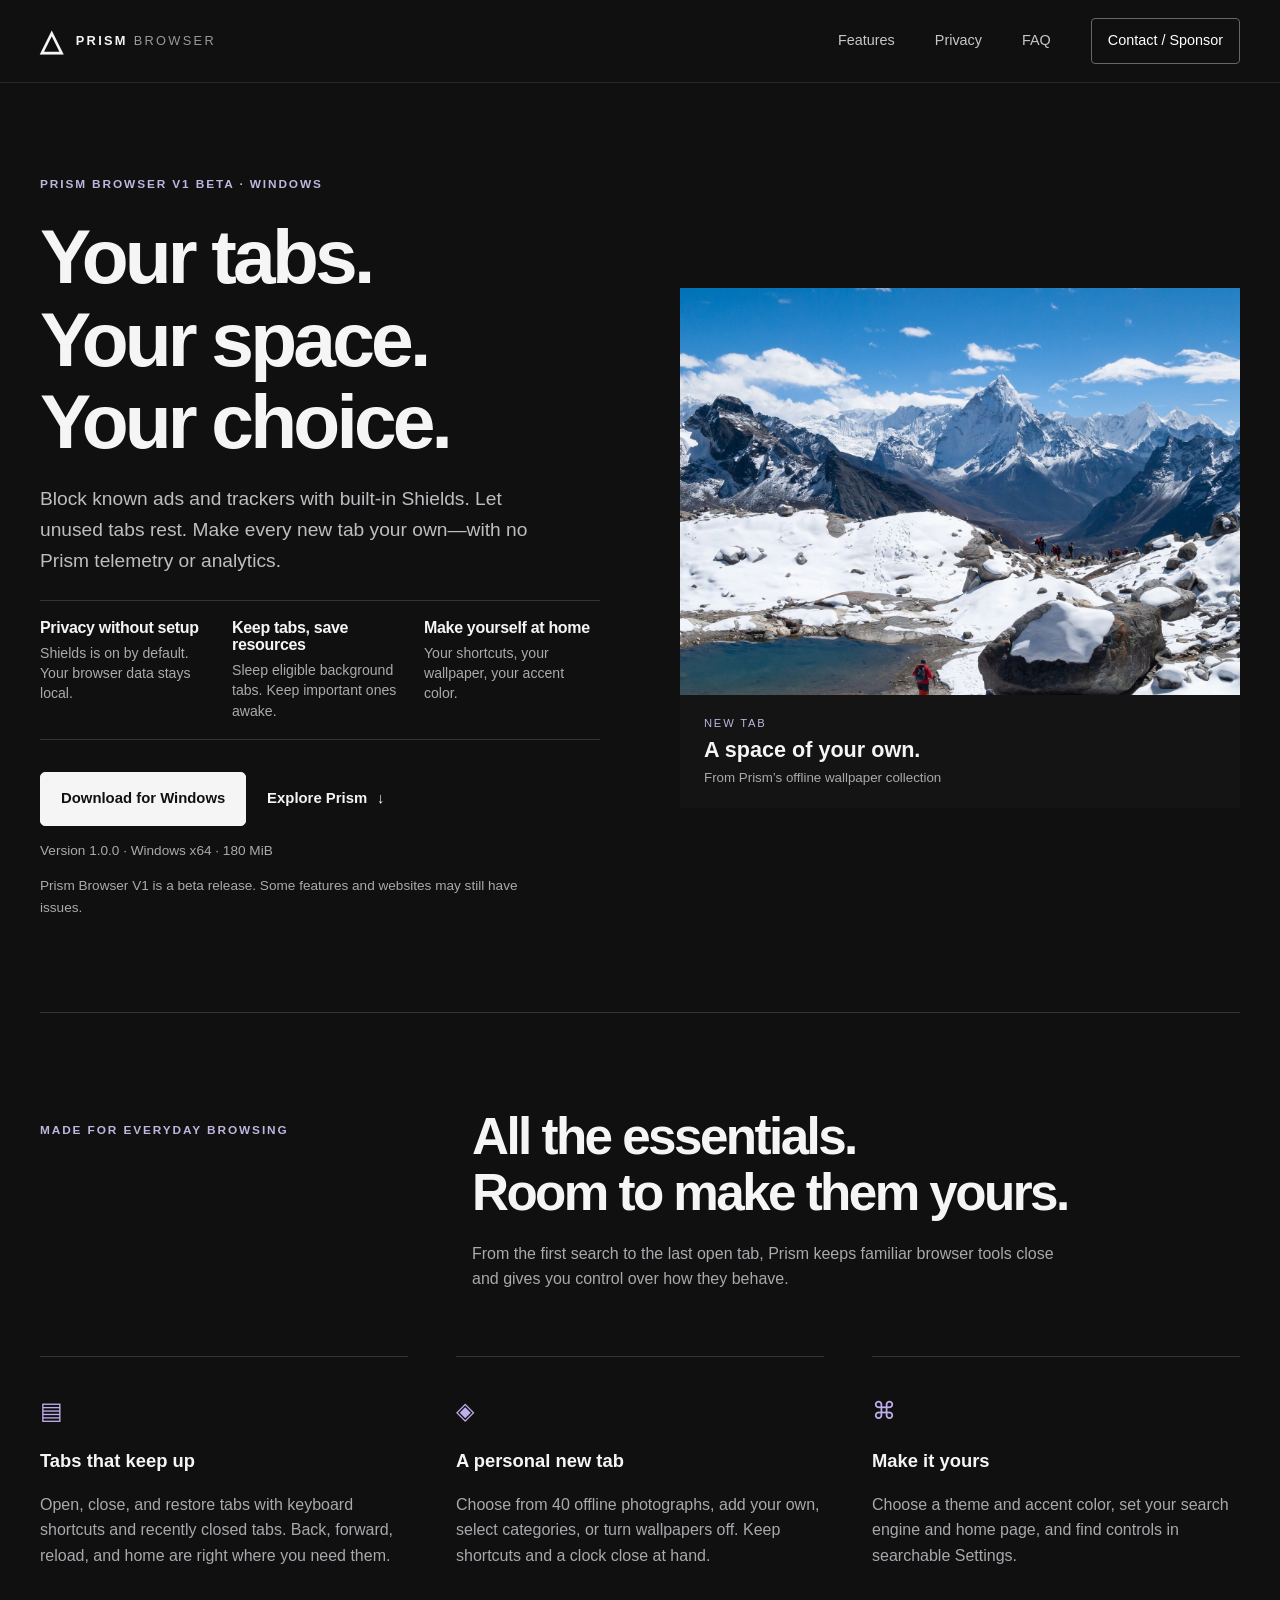
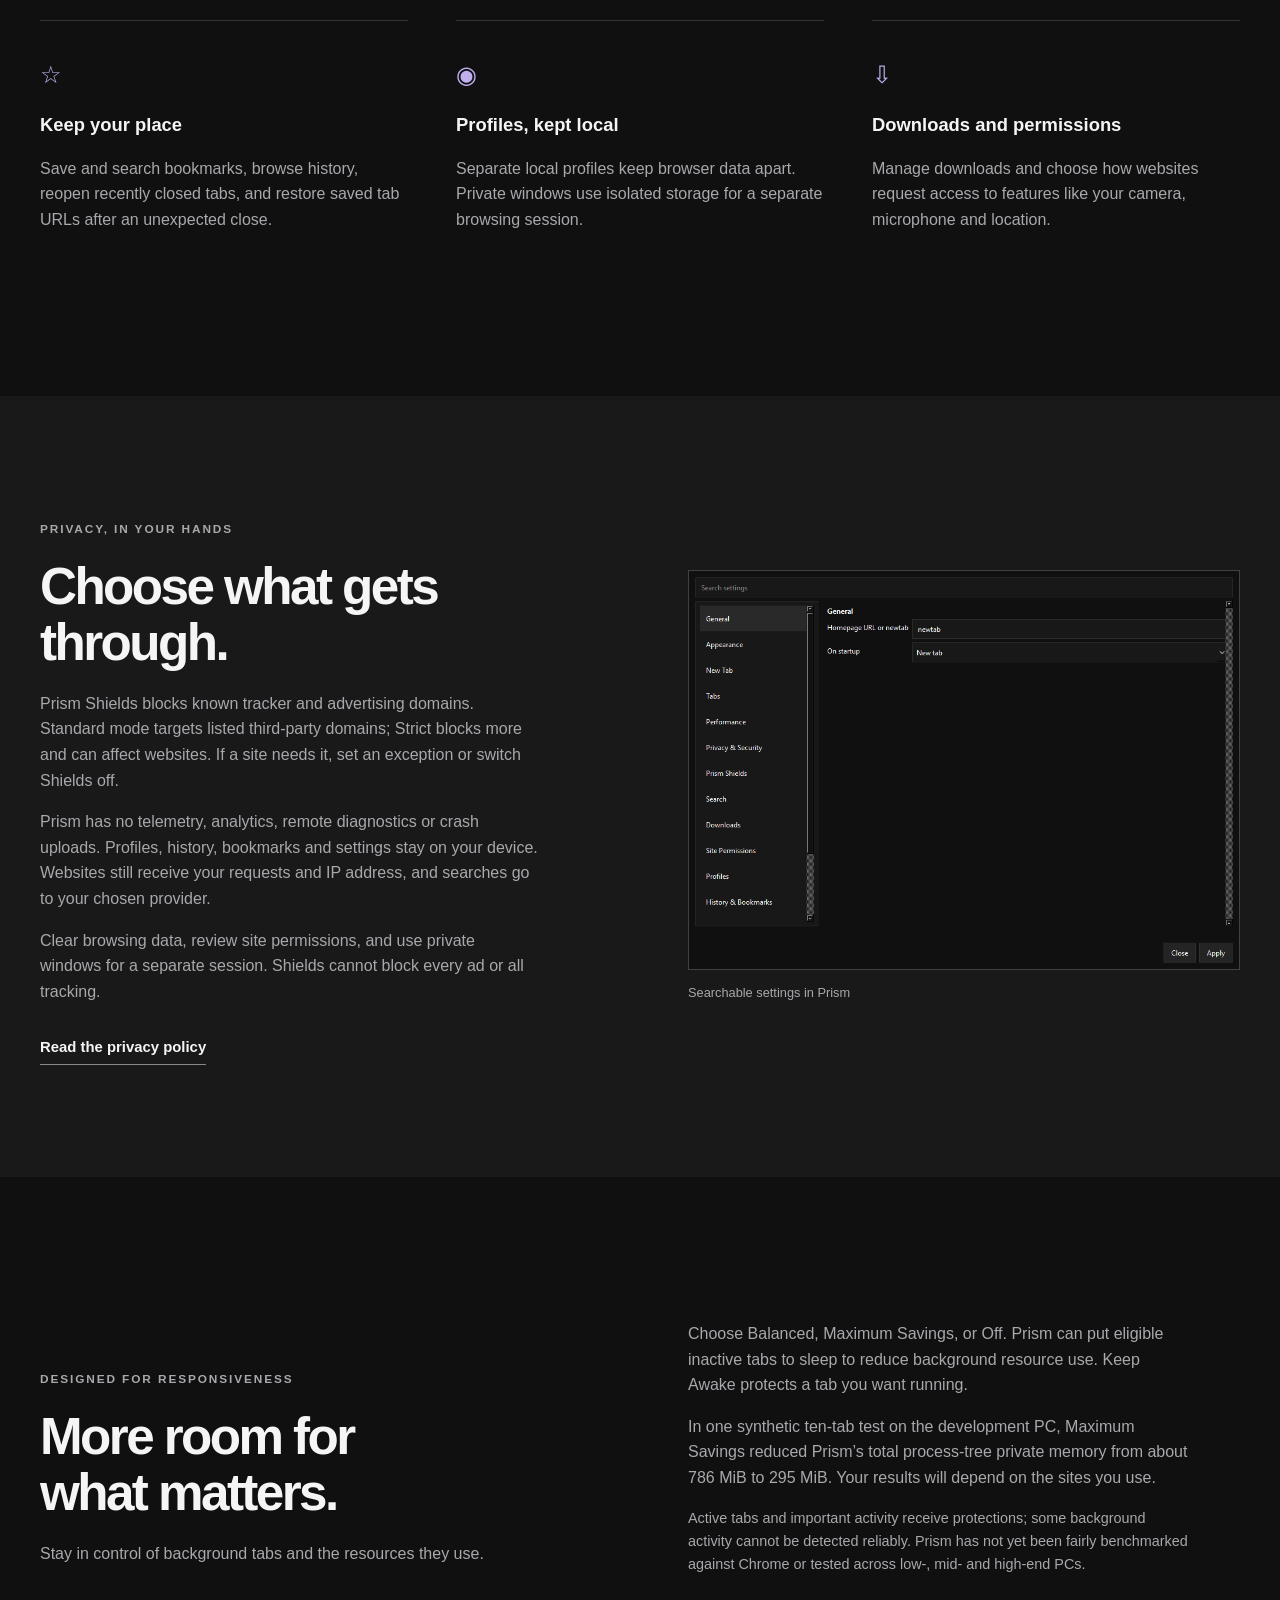
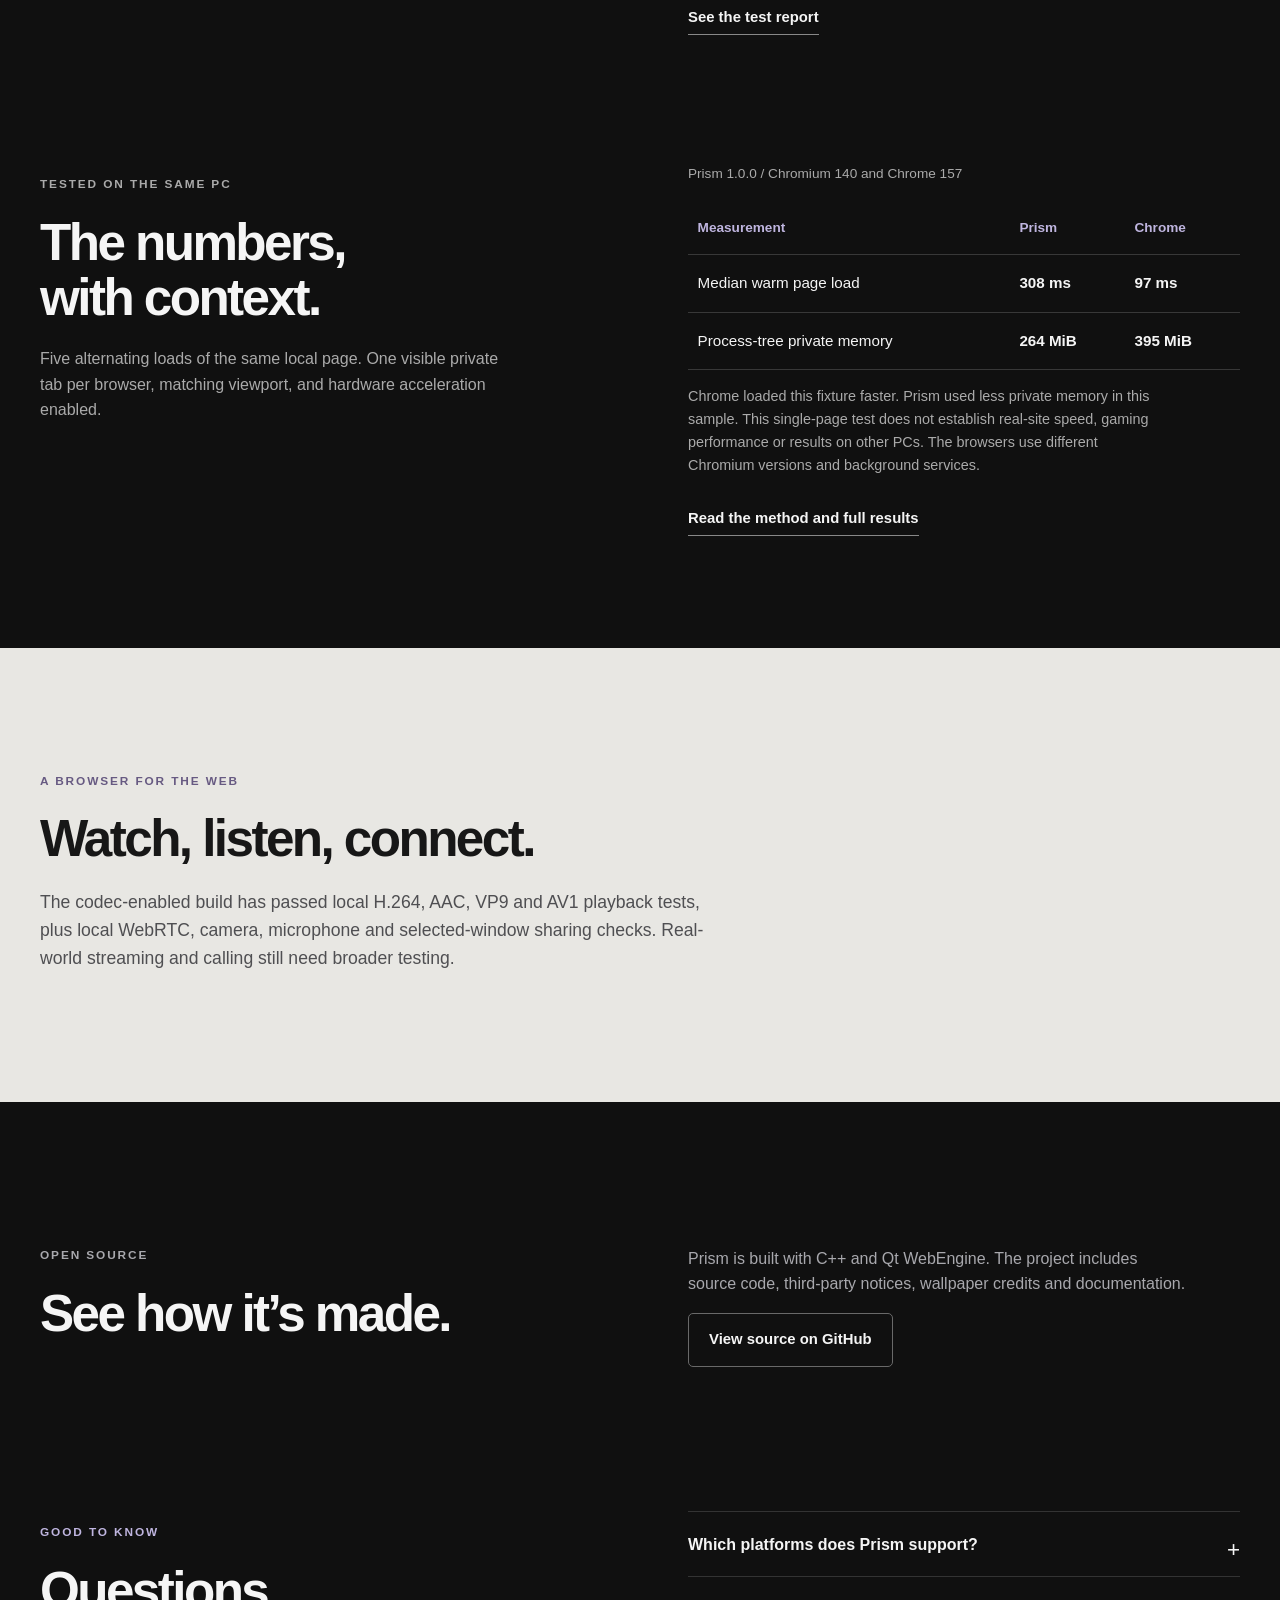
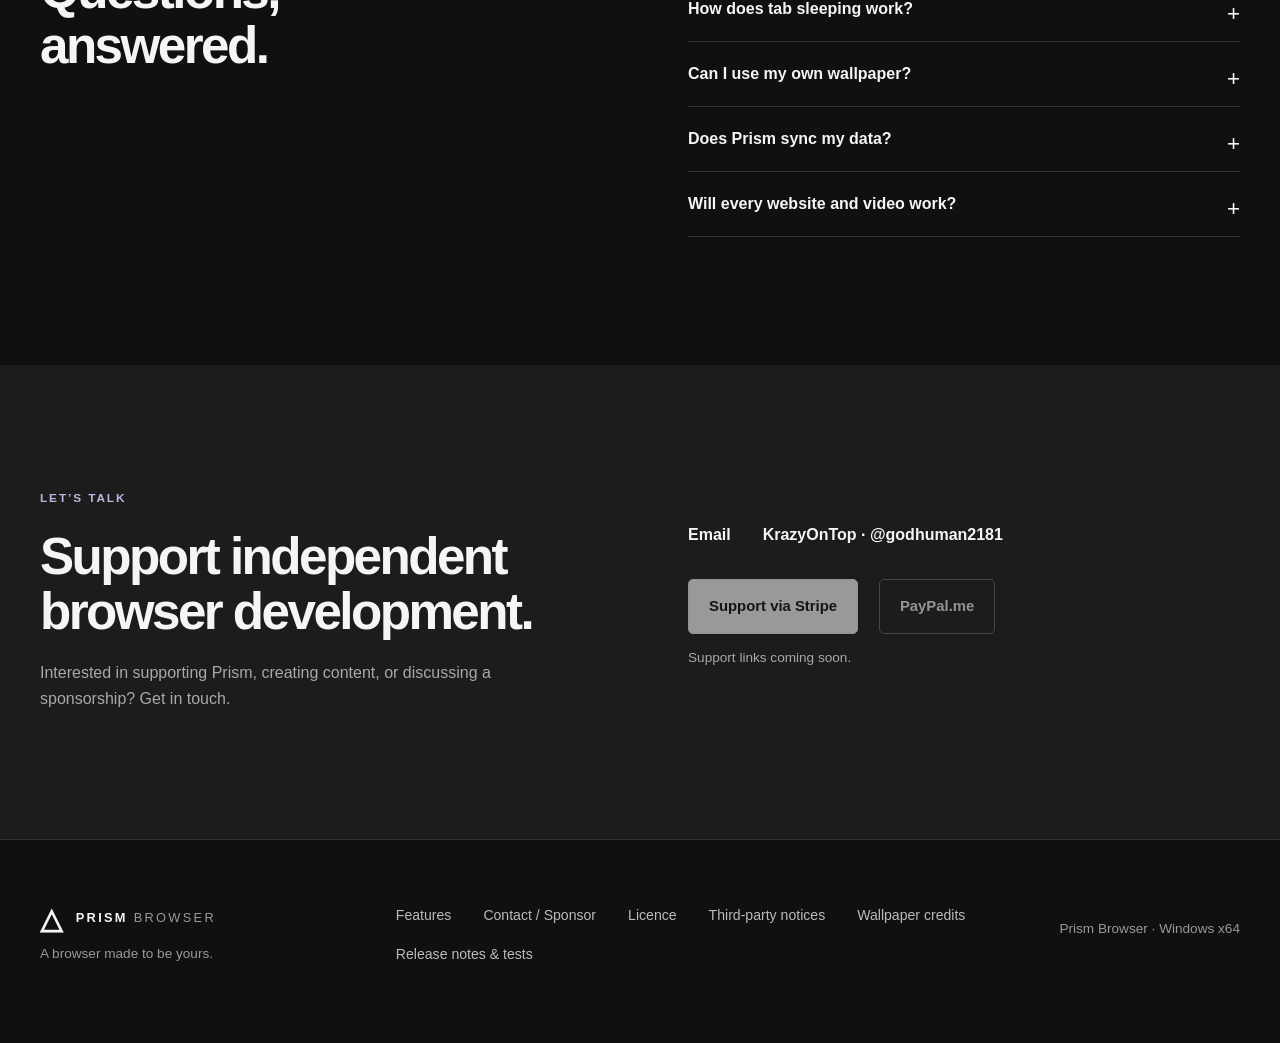
<file: website/index.html>
<!doctype html>
<html lang="en">
<head>
  <meta charset="utf-8"><meta name="viewport" content="width=device-width,initial-scale=1">
  <meta name="description" content="Meet Prism Browser, a Windows browser with local profiles, thoughtful privacy controls and a personal new tab.">
  <title>Prism Browser V1 Beta</title><link rel="icon" href="assets/prism.ico"><link rel="stylesheet" href="style.css"><link rel="stylesheet" href="core.css">
  <script src="config.js" defer></script><script src="site.js" defer></script>
</head>
<body>
<a class="skip" href="#main">Skip to content</a>
<header class="header"><div class="wrap nav"><a class="brand" href="#top"><span class="mark">△</span> PRISM <span> BROWSER</span></a><nav aria-label="Main navigation"><a href="#features">Features</a><a href="#privacy">Privacy</a><a href="#faq">FAQ</a><a class="nav-contact" href="#contact">Contact / Sponsor</a></nav></div></header>
<main id="main">
<section class="hero wrap" id="top"><div class="hero-copy"><p class="eyebrow">PRISM BROWSER V1 BETA · WINDOWS</p><h1>Your tabs.<br>Your space.<br>Your choice.</h1><p class="lead">Block known ads and trackers with built-in Shields. Let unused tabs rest. Make every new tab your own—with no Prism telemetry or analytics.</p><div class="core" aria-label="Prism’s core features"><div><h2>Privacy without setup</h2><p>Shields is on by default. Your browser data stays local.</p></div><div><h2>Keep tabs, save resources</h2><p>Sleep eligible background tabs. Keep important ones awake.</p></div><div><h2>Make yourself at home</h2><p>Your shortcuts, your wallpaper, your accent color.</p></div></div><div class="actions"><a class="button download" aria-disabled="true">Download for Windows</a><a class="text-link" href="#features">Explore Prism <span aria-hidden="true">↓</span></a></div><p class="meta">Version <span data-version>1.0.0</span> · Windows x64 · <span data-size>180 MiB</span></p><p class="release-note">Prism Browser V1 is a beta release. Some features and websites may still have issues.</p></div><div class="hero-art"><img src="assets/wallpaper.webp" alt="A photograph from Prism’s bundled wallpaper collection" fetchpriority="high"><div class="art-label"><span>NEW TAB</span><strong>A space of your own.</strong><small>From Prism’s offline wallpaper collection</small></div></div></section>
<section class="intro wrap" id="features"><p class="eyebrow">MADE FOR EVERYDAY BROWSING</p><div><h2>All the essentials.<br>Room to make them yours.</h2><p>From the first search to the last open tab, Prism keeps familiar browser tools close and gives you control over how they behave.</p></div></section>
<section class="feature-grid wrap" aria-label="Browser features"><article><span class="icon">▤</span><h3>Tabs that keep up</h3><p>Open, close, and restore tabs with keyboard shortcuts and recently closed tabs. Back, forward, reload, and home are right where you need them.</p></article><article><span class="icon">◈</span><h3>A personal new tab</h3><p>Choose from 40 offline photographs, add your own, select categories, or turn wallpapers off. Keep shortcuts and a clock close at hand.</p></article><article><span class="icon">⌘</span><h3>Make it yours</h3><p>Choose a theme and accent color, set your search engine and home page, and find controls in searchable Settings.</p></article><article><span class="icon">☆</span><h3>Keep your place</h3><p>Save and search bookmarks, browse history, reopen recently closed tabs, and restore saved tab URLs after an unexpected close.</p></article><article><span class="icon">◉</span><h3>Profiles, kept local</h3><p>Separate local profiles keep browser data apart. Private windows use isolated storage for a separate browsing session.</p></article><article><span class="icon">⇩</span><h3>Downloads and permissions</h3><p>Manage downloads and choose how websites request access to features like your camera, microphone and location.</p></article></section>
<section class="split-section" id="privacy"><div class="wrap split"><div><p class="eyebrow">PRIVACY, IN YOUR HANDS</p><h2>Choose what gets through.</h2><p>Prism Shields blocks known tracker and advertising domains. Standard mode targets listed third-party domains; Strict blocks more and can affect websites. If a site needs it, set an exception or switch Shields off.</p><p>Prism has no telemetry, analytics, remote diagnostics or crash uploads. Profiles, history, bookmarks and settings stay on your device. Websites still receive your requests and IP address, and searches go to your chosen provider.</p><p>Clear browsing data, review site permissions, and use private windows for a separate session. Shields cannot block every ad or all tracking.</p><a class="underlined" href="assets/PRIVACY.md">Read the privacy policy</a></div><div class="settings-shot"><img src="assets/settings.png" alt="Prism’s searchable settings window" loading="lazy"><p>Searchable settings in Prism</p></div></div></section>
<section class="wrap performance"><div><p class="eyebrow">DESIGNED FOR RESPONSIVENESS</p><h2>More room for<br>what matters.</h2><p>Stay in control of background tabs and the resources they use.</p></div><div><p>Choose Balanced, Maximum Savings, or Off. Prism can put eligible inactive tabs to sleep to reduce background resource use. Keep Awake protects a tab you want running.</p><p>In one synthetic ten-tab test on the development PC, Maximum Savings reduced Prism’s total process-tree private memory from about 786 MiB to 295 MiB. Your results will depend on the sites you use.</p><p class="muted">Active tabs and important activity receive protections; some background activity cannot be detected reliably. Prism has not yet been fairly benchmarked against Chrome or tested across low-, mid- and high-end PCs.</p><a class="underlined" href="assets/v1-acceptance.md">See the test report</a></div></section>
<section class="wrap comparison" aria-labelledby="comparison-title"><div><p class="eyebrow">TESTED ON THE SAME PC</p><h2 id="comparison-title">The numbers,<br>with context.</h2><p>Five alternating loads of the same local page. One visible private tab per browser, matching viewport, and hardware acceleration enabled.</p></div><div><div class="table-scroll"><table><caption>Prism 1.0.0 / Chromium 140 and Chrome 157</caption><thead><tr><th scope="col">Measurement</th><th scope="col">Prism</th><th scope="col">Chrome</th></tr></thead><tbody><tr><th scope="row">Median warm page load</th><td>308 ms</td><td>97 ms</td></tr><tr><th scope="row">Process-tree private memory</th><td>264 MiB</td><td>395 MiB</td></tr></tbody></table></div><p class="muted">Chrome loaded this fixture faster. Prism used less private memory in this sample. This single-page test does not establish real-site speed, gaming performance or results on other PCs. The browsers use different Chromium versions and background services.</p><a class="underlined" href="assets/browser-comparison.md">Read the method and full results</a></div></section>
<section class="media-band"><div class="wrap media-inner"><p class="eyebrow">A BROWSER FOR THE WEB</p><h2>Watch, listen, connect.</h2><p>The codec-enabled build has passed local H.264, AAC, VP9 and AV1 playback tests, plus local WebRTC, camera, microphone and selected-window sharing checks. Real-world streaming and calling still need broader testing.</p></div></section>
<section class="wrap open" id="open-source"><div><p class="eyebrow">OPEN SOURCE</p><h2>See how it’s made.</h2></div><div><p>Prism is built with C++ and Qt WebEngine. The project includes source code, third-party notices, wallpaper credits and documentation.</p><a class="button outline external" data-url="githubUrl" aria-disabled="true">View source on GitHub</a><p class="meta pending" data-pending="githubUrl">GitHub link coming soon.</p></div></section>
<section class="wrap faq" id="faq"><div><p class="eyebrow">GOOD TO KNOW</p><h2>Questions,<br>answered.</h2></div><div class="questions"><details><summary>Which platforms does Prism support?</summary><p>The current build targets Windows x64. Other platforms are not yet available.</p></details><details><summary>How does tab sleeping work?</summary><p>Prism can freeze or discard eligible inactive tabs. Balanced is the default; Maximum Savings is more aggressive, and Off disables automatic sleeping. Keep Awake protects a chosen tab.</p></details><details><summary>Can I use my own wallpaper?</summary><p>Yes. You can choose a local image, rotate custom images, mix them with bundled images, select categories, or use no wallpaper.</p></details><details><summary>Does Prism sync my data?</summary><p>Prism stores its browser data locally. Cloud synchronization is not listed among its current features.</p></details><details><summary>Will every website and video work?</summary><p>Compatibility varies. The codec-enabled build passed local media tests, but streaming services, authenticated calls, DRM and some security checks need further acceptance.</p></details></div></section>
<section class="contact-band" id="contact"><div class="wrap contact"><div><p class="eyebrow">LET’S TALK</p><h2>Support independent<br>browser development.</h2><p>Interested in supporting Prism, creating content, or discussing a sponsorship? Get in touch.</p></div><div><div class="contact-links"><a class="external" data-url="email" aria-disabled="true">Email</a><a class="external" data-url="discordUrl" aria-disabled="true">Discord</a></div><p class="meta" id="contact-pending">Contact links coming soon.</p><div class="actions"><a class="button light external" data-url="stripeUrl" aria-disabled="true">Support via Stripe</a><a class="button outline external" data-url="paypalUrl" aria-disabled="true">PayPal.me</a></div><p class="meta" id="support-pending">Support links coming soon.</p></div></div></section>
</main>
<footer><div class="wrap footer"><div><a class="brand" href="#top"><span class="mark">△</span> PRISM <span>BROWSER</span></a><p>A browser made to be yours.</p></div><div class="footer-links"><a href="#features">Features</a><a href="#contact">Contact / Sponsor</a><a href="assets/LICENSE">Licence</a><a href="assets/THIRD-PARTY-NOTICES.md">Third-party notices</a><a href="assets/wallpaper-credits.html">Wallpaper credits</a><a href="assets/v1-acceptance.md">Release notes &amp; tests</a></div><p class="meta">Prism Browser · Windows x64</p></div></footer>
</body></html>
</file>
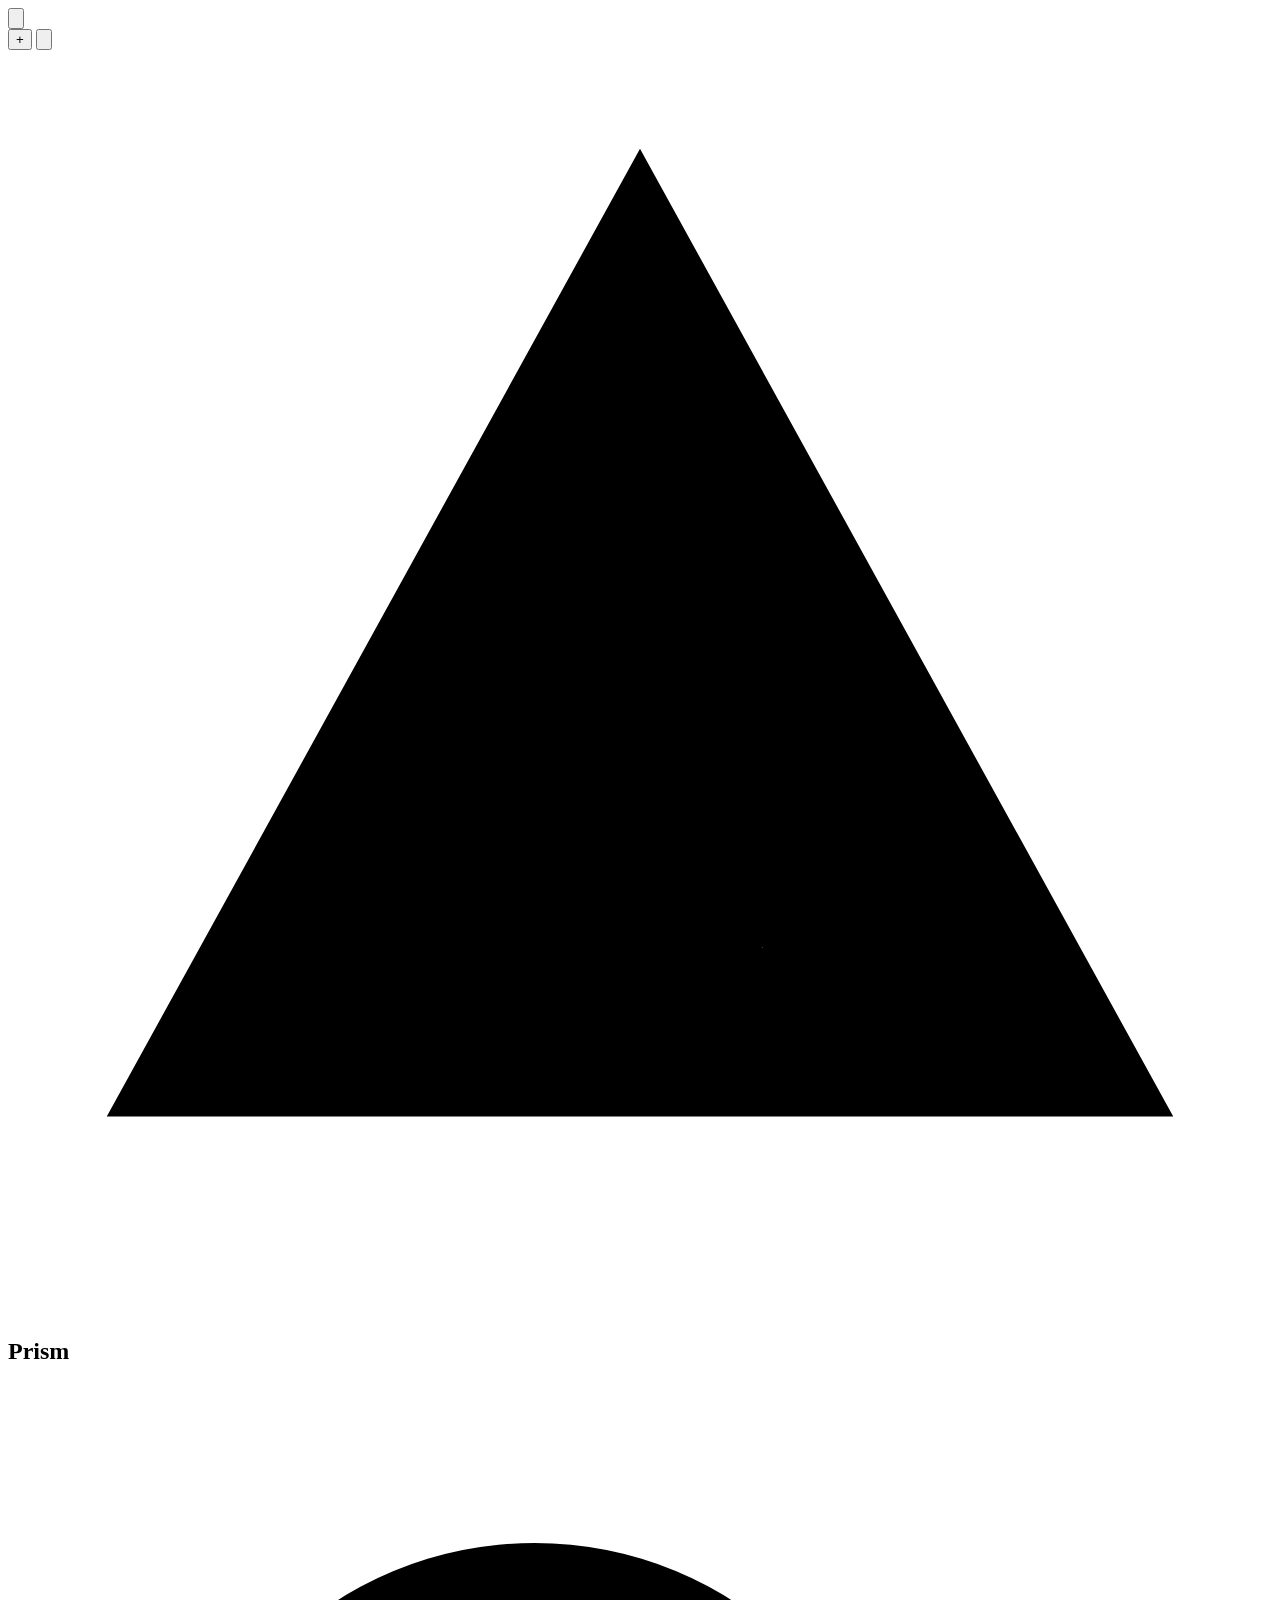
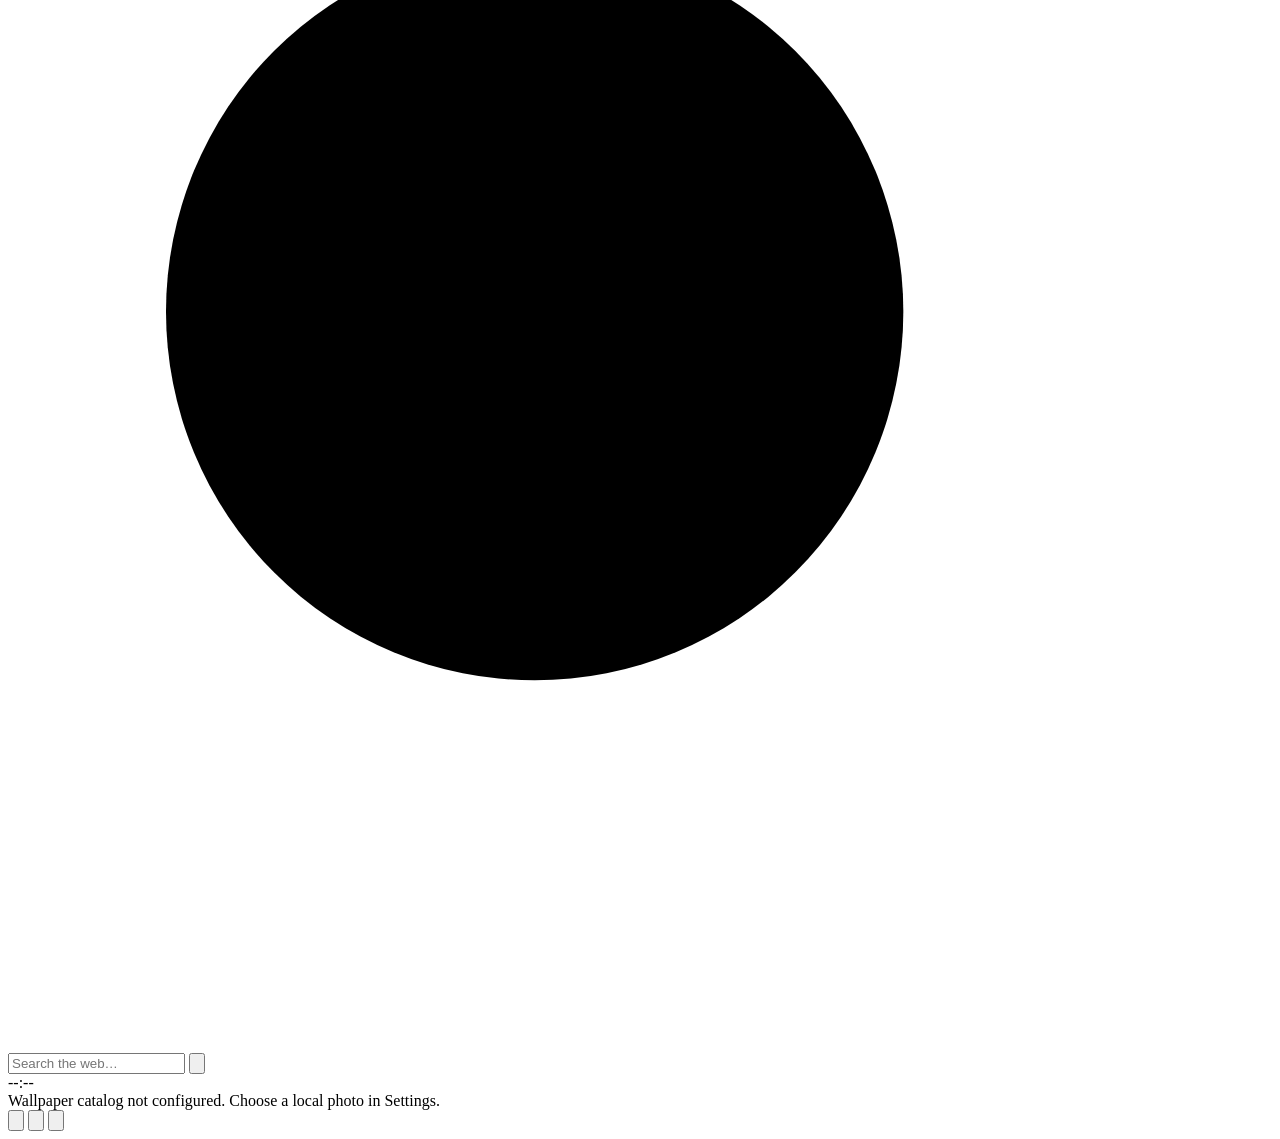
<file: resources/start.html>
<!doctype html>
<html lang="en"><head>
<meta charset="utf-8">
<meta name="viewport" content="width=device-width,initial-scale=1">
<meta http-equiv="Content-Security-Policy" content="default-src 'none'; script-src qrc:; style-src qrc: 'unsafe-inline'; img-src file: data: qrc:; connect-src 'none'; form-action https://www.google.com; base-uri 'none'; frame-src 'none'">
<title>New tab</title>
<link rel="stylesheet" href="qrc:/start/start.css">
<script src="qrc:///qtwebchannel/qwebchannel.js" defer></script>
<script src="qrc:/start/start.js" defer></script>
</head><body>
<div id="wallpaper" aria-hidden="true"></div>
<aside aria-label="Sidebar">
<button id="home" class="rail-button" title="Focus search" aria-label="Home"><svg viewBox="0 0 24 24"><path d="m3 11 9-8 9 8M6 9v12h4v-7h4v7h4V9"/></svg></button>
<nav id="shortcuts" aria-label="Website shortcuts"></nav>
<button id="add" class="rail-button" title="Add shortcut" aria-label="Add shortcut">+</button>
<button id="settings" class="rail-button bottom" title="New-tab settings" aria-label="Settings"><svg viewBox="0 0 24 24"><path d="m9 3-1 3-3 1 1 4-2 2 2 3 3-1 2 3 3-1 1-3 3-1-1-4 2-2-2-3-3 1-2-3Z"/><circle cx="11" cy="10" r="3"/></svg></button>
</aside>
<main>
<section class="branding" aria-label="Prism search">
<div class="wordmark"><svg viewBox="0 0 64 64" aria-hidden="true"><path d="M32 5 59 54H5ZM32 5 25 40 5 54M25 40l34 14"/></svg><h1>Prism</h1></div>
<form action="https://www.google.com/search" method="get">
<svg viewBox="0 0 24 24" aria-hidden="true"><circle cx="10" cy="10" r="7"/><path d="m15 15 6 6"/></svg>
<input id="search" type="search" name="q" aria-label="Web search" placeholder="Search the web…" autocomplete="off" maxlength="32768" required>
<button type="submit" title="Search" aria-label="Search"><svg viewBox="0 0 24 24"><path d="M4 12h16m-6-6 6 6-6 6"/></svg></button>
</form>
</section>
<section class="clock" aria-label="Current time"><div><time id="clock">--:--</time><span id="period"></span></div><div id="date"></div></section>
</main>
<footer>
<div class="credit"><a id="credit" target="_blank" rel="noopener">Wallpaper catalog not configured. Choose a local photo in Settings.</a><a id="license" target="_blank" rel="noopener" hidden>License</a></div>
<div class="controls">
<button id="wallpaperControl" title="Choose wallpaper" aria-label="Choose wallpaper"><svg viewBox="0 0 24 24"><rect x="3" y="4" width="18" height="16" rx="1"/><circle cx="8" cy="9" r="2"/><path d="m4 18 5-5 4 3 4-6 4 8"/></svg></button>
<button id="shuffle" title="Shuffle wallpaper" aria-label="Shuffle wallpaper"><svg viewBox="0 0 24 24"><path d="M3 6h3c5 0 7 12 12 12h3m-4-4 4 4-4 4M3 18h3c2 0 4-3 6-6s4-6 6-6h3m-4-4 4 4-4 4"/></svg></button>
<button id="fullscreen" title="Toggle fullscreen (Esc exits)" aria-label="Toggle fullscreen"><svg viewBox="0 0 24 24"><path d="M9 3H3v6m12-6h6v6M3 15v6h6m12-6v6h-6"/></svg></button>
</div>
</footer>
<dialog id="options"><header><h2>New-tab settings</h2><button id="closeSettings" aria-label="Close settings">×</button></header>
<div class="settings-content">
<button id="browserSettings" type="button">Browser settings…</button>
<label class="check"><input id="clock24" type="checkbox">24-hour clock</label>
<h3>Wallpaper</h3>
<label for="mode">Source</label><select id="mode">
<option value="builtinRotation">Built-in rotation · hourly</option><option value="builtinFixed">One built-in photo</option>
<option value="customFixed">One custom photo</option><option value="customRotation">Custom rotation · hourly</option>
<option value="mixed">Built-in + custom · hourly</option><option value="none">No wallpaper</option>
</select>
<fieldset id="categories"><legend>Built-in categories</legend></fieldset>
<label for="fixed">Fixed photo</label><select id="fixed"></select>
<p id="assetsNote" class="note"></p>
<button id="import">Import local photos…</button><p class="note">Local copies only. Images are resized up to 2560 × 1440 and stored as WebP. Up to 100 photos, 20 MiB input / 2 MiB saved per image.</p>
<div id="customList"></div>
<details><summary>Wallpaper catalog hosting</summary><p class="note">The 40 photo slots are unpublished. Configure a licensed, same-origin HTTPS catalog to enable built-in photos. No photos are included or hotlinked.</p><label for="catalogUrl">Catalog URL</label><input id="catalogUrl" type="url" placeholder="https://your-host/catalog.json"><div class="row"><button id="saveCatalog">Save URL</button><button id="refreshCatalog">Check for updates</button></div></details>
<h3>Website shortcuts</h3><div id="shortcutList"></div><button id="addInSettings">Add shortcut</button>
<p id="status" role="status" class="note"></p>
</div></dialog>
<dialog id="shortcutEditor"><header><h2 id="editorTitle">Add shortcut</h2><button id="closeEditor" aria-label="Close shortcut editor">×</button></header>
<form id="shortcutForm" class="editor">
<label for="shortcutName">Name</label><input id="shortcutName" maxlength="60" required>
<label for="shortcutUrl">Website URL</label><input id="shortcutUrl" placeholder="https://example.com" required>
<button type="submit">Save shortcut</button></form></dialog>
</body></html>
</file>
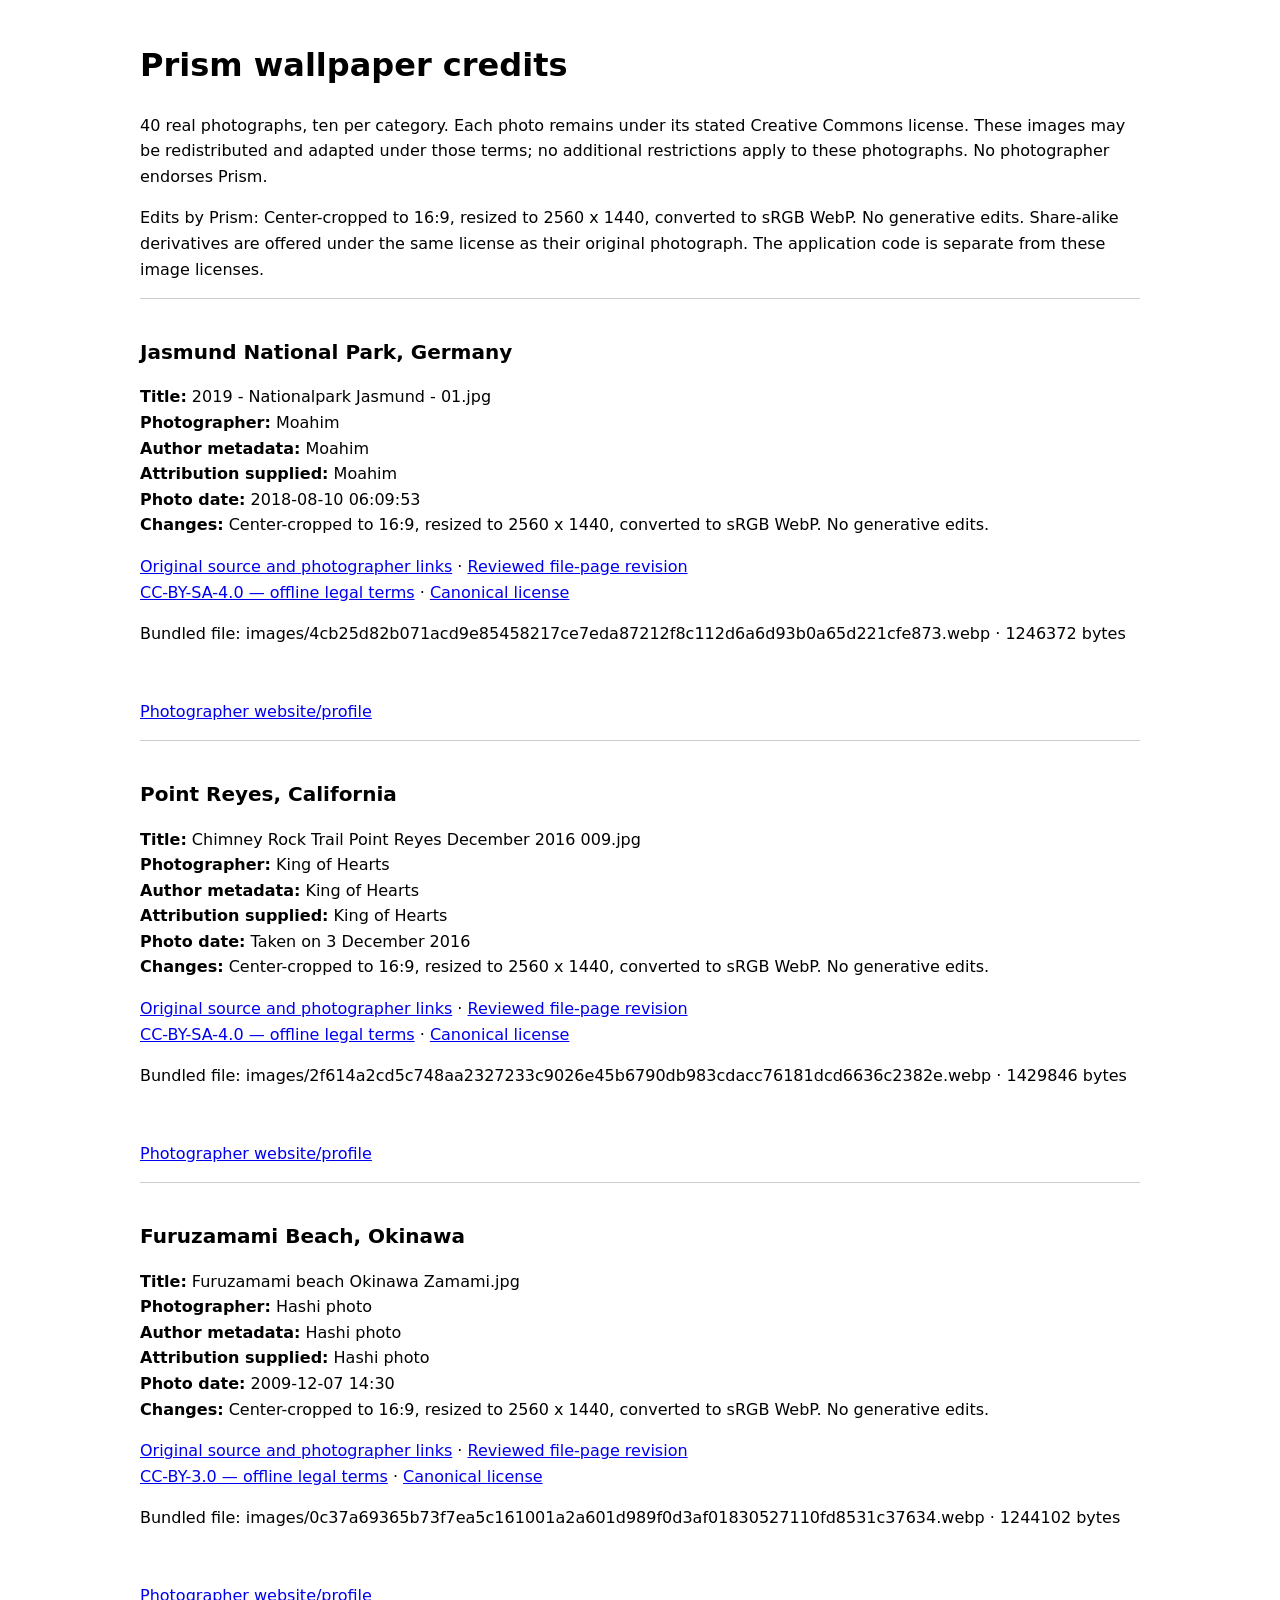
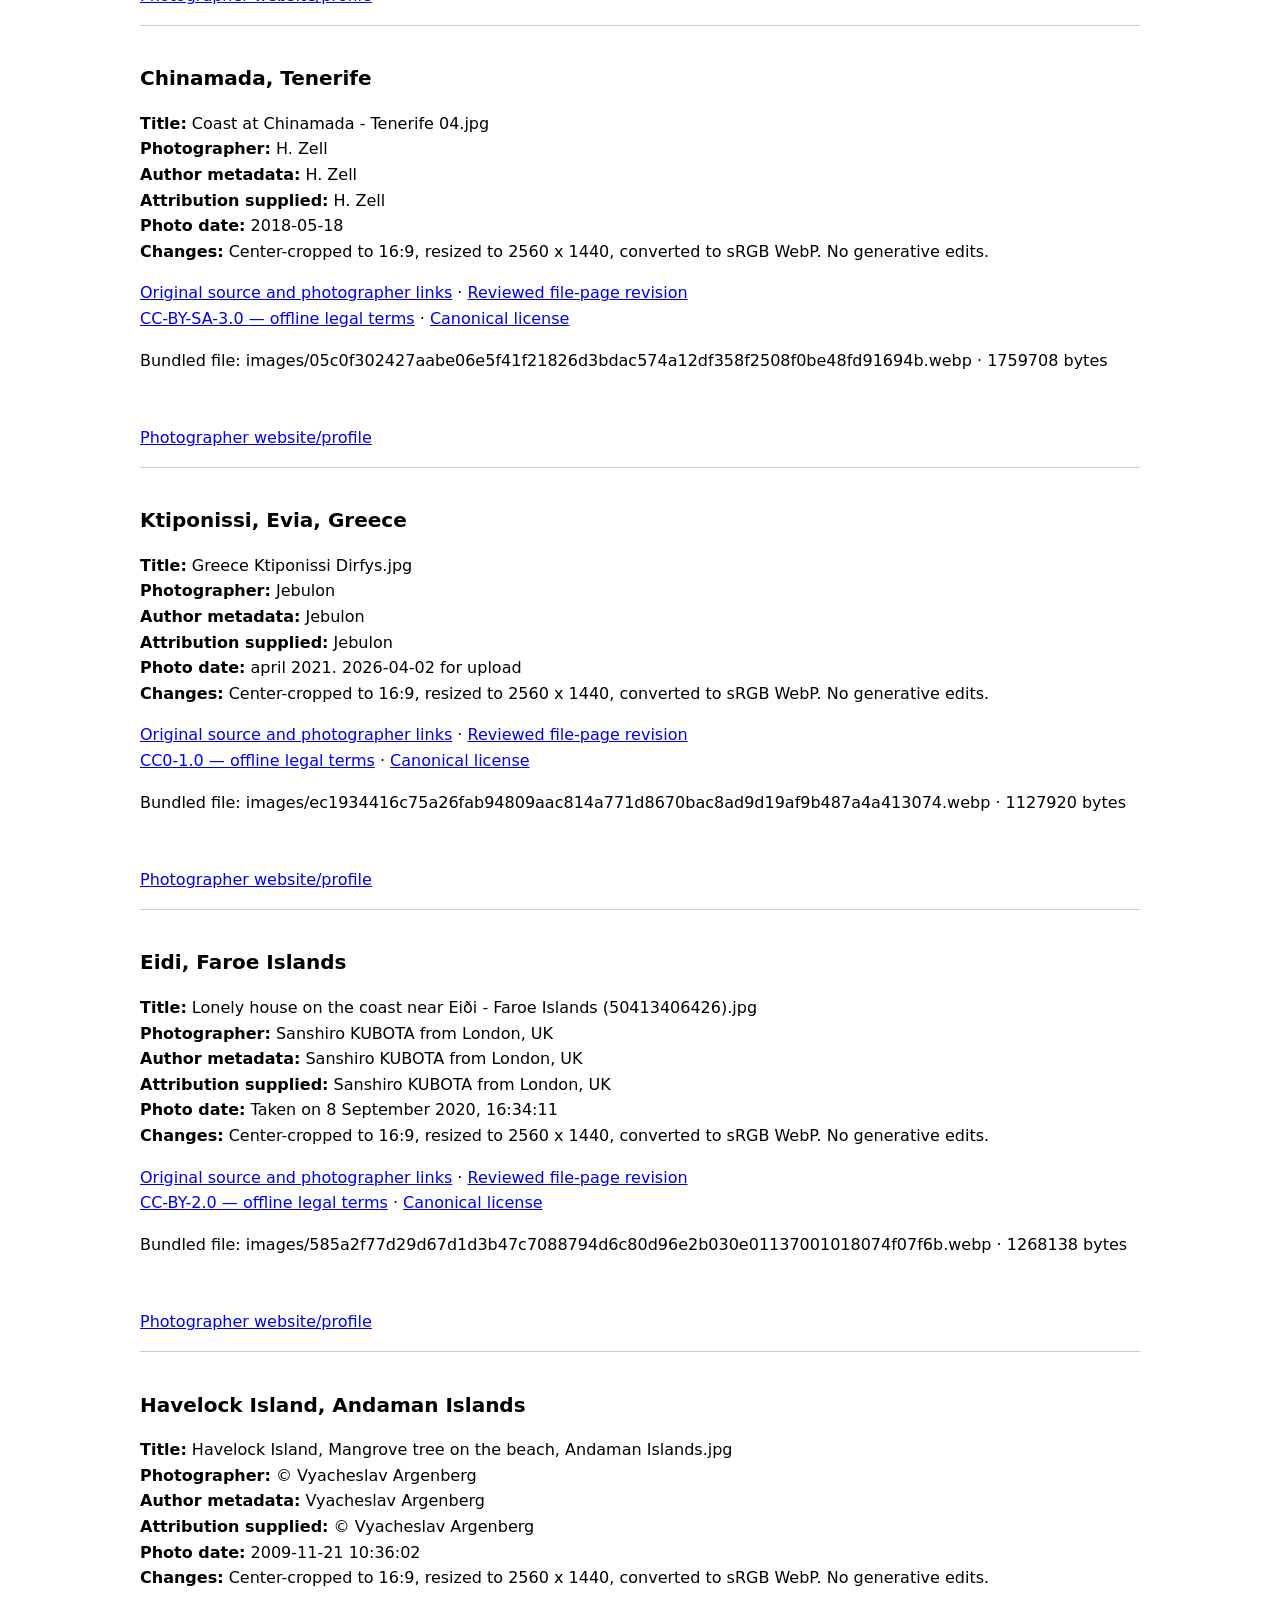
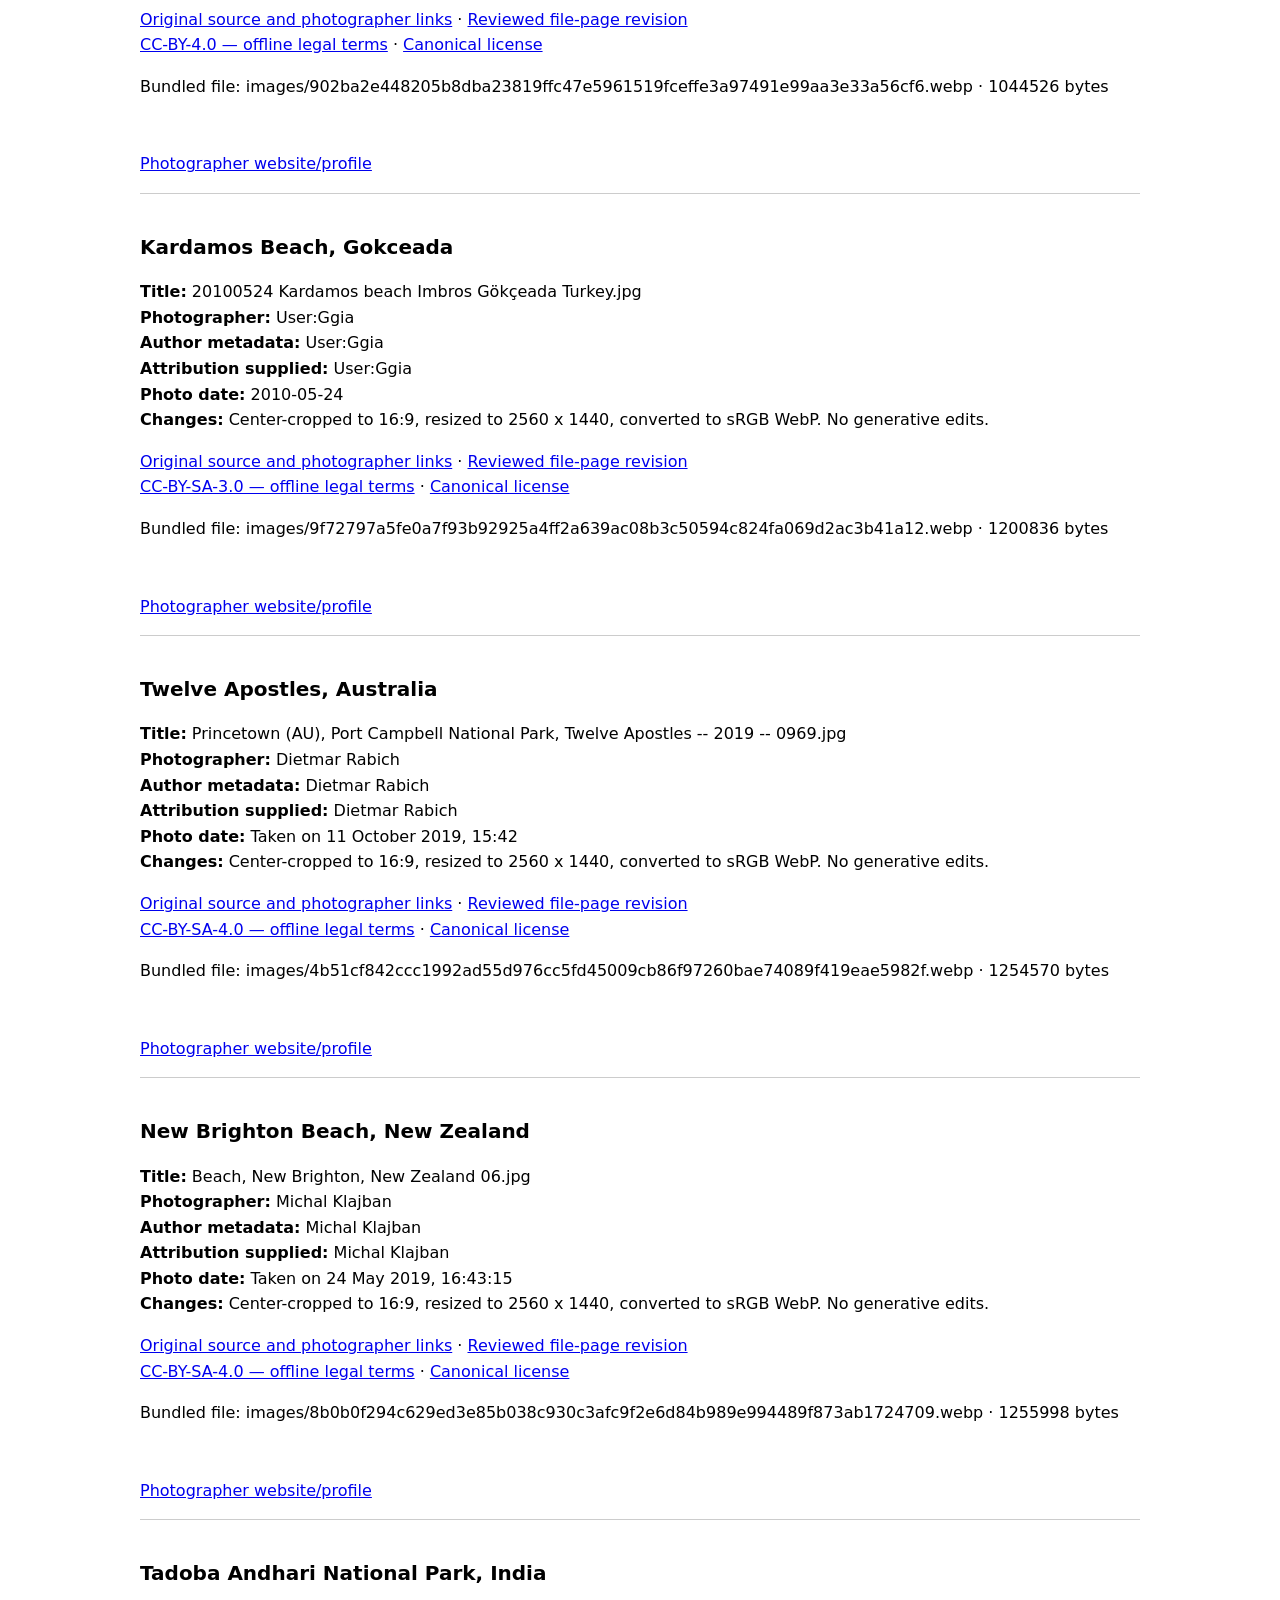
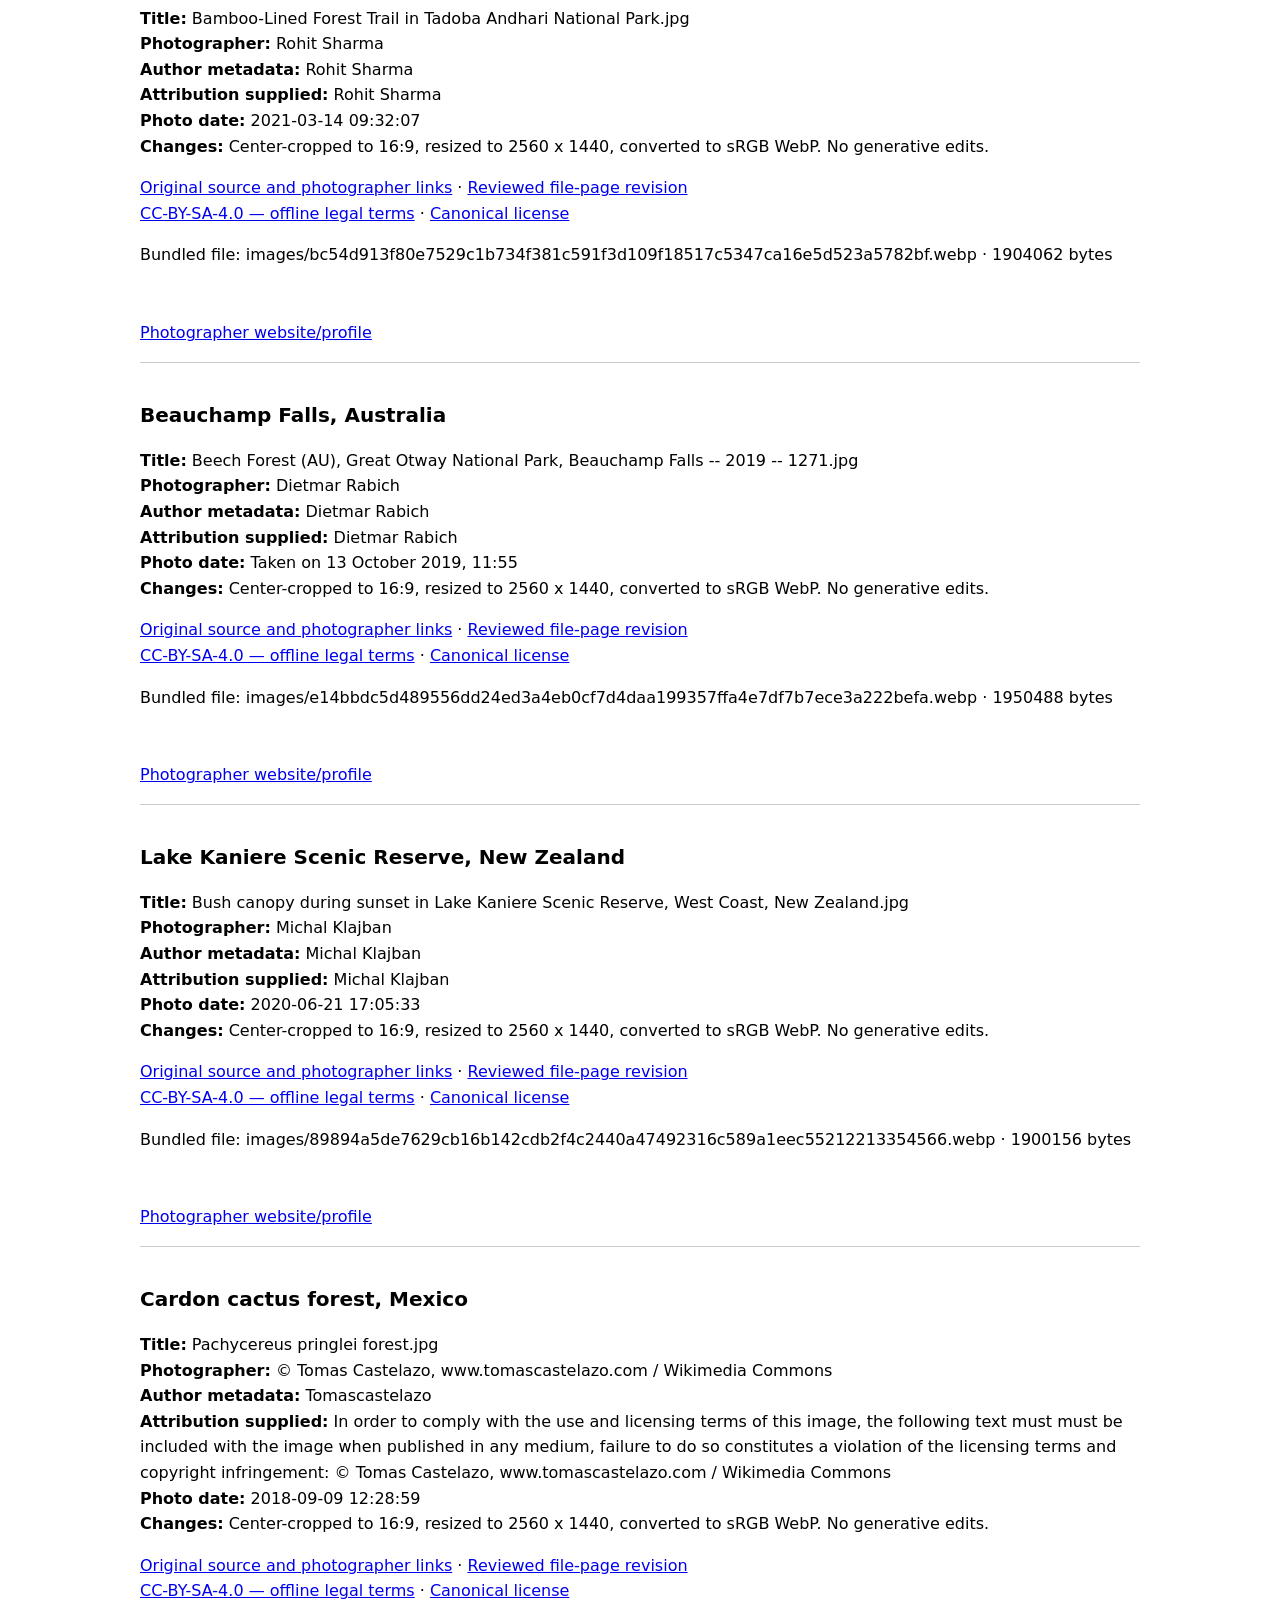
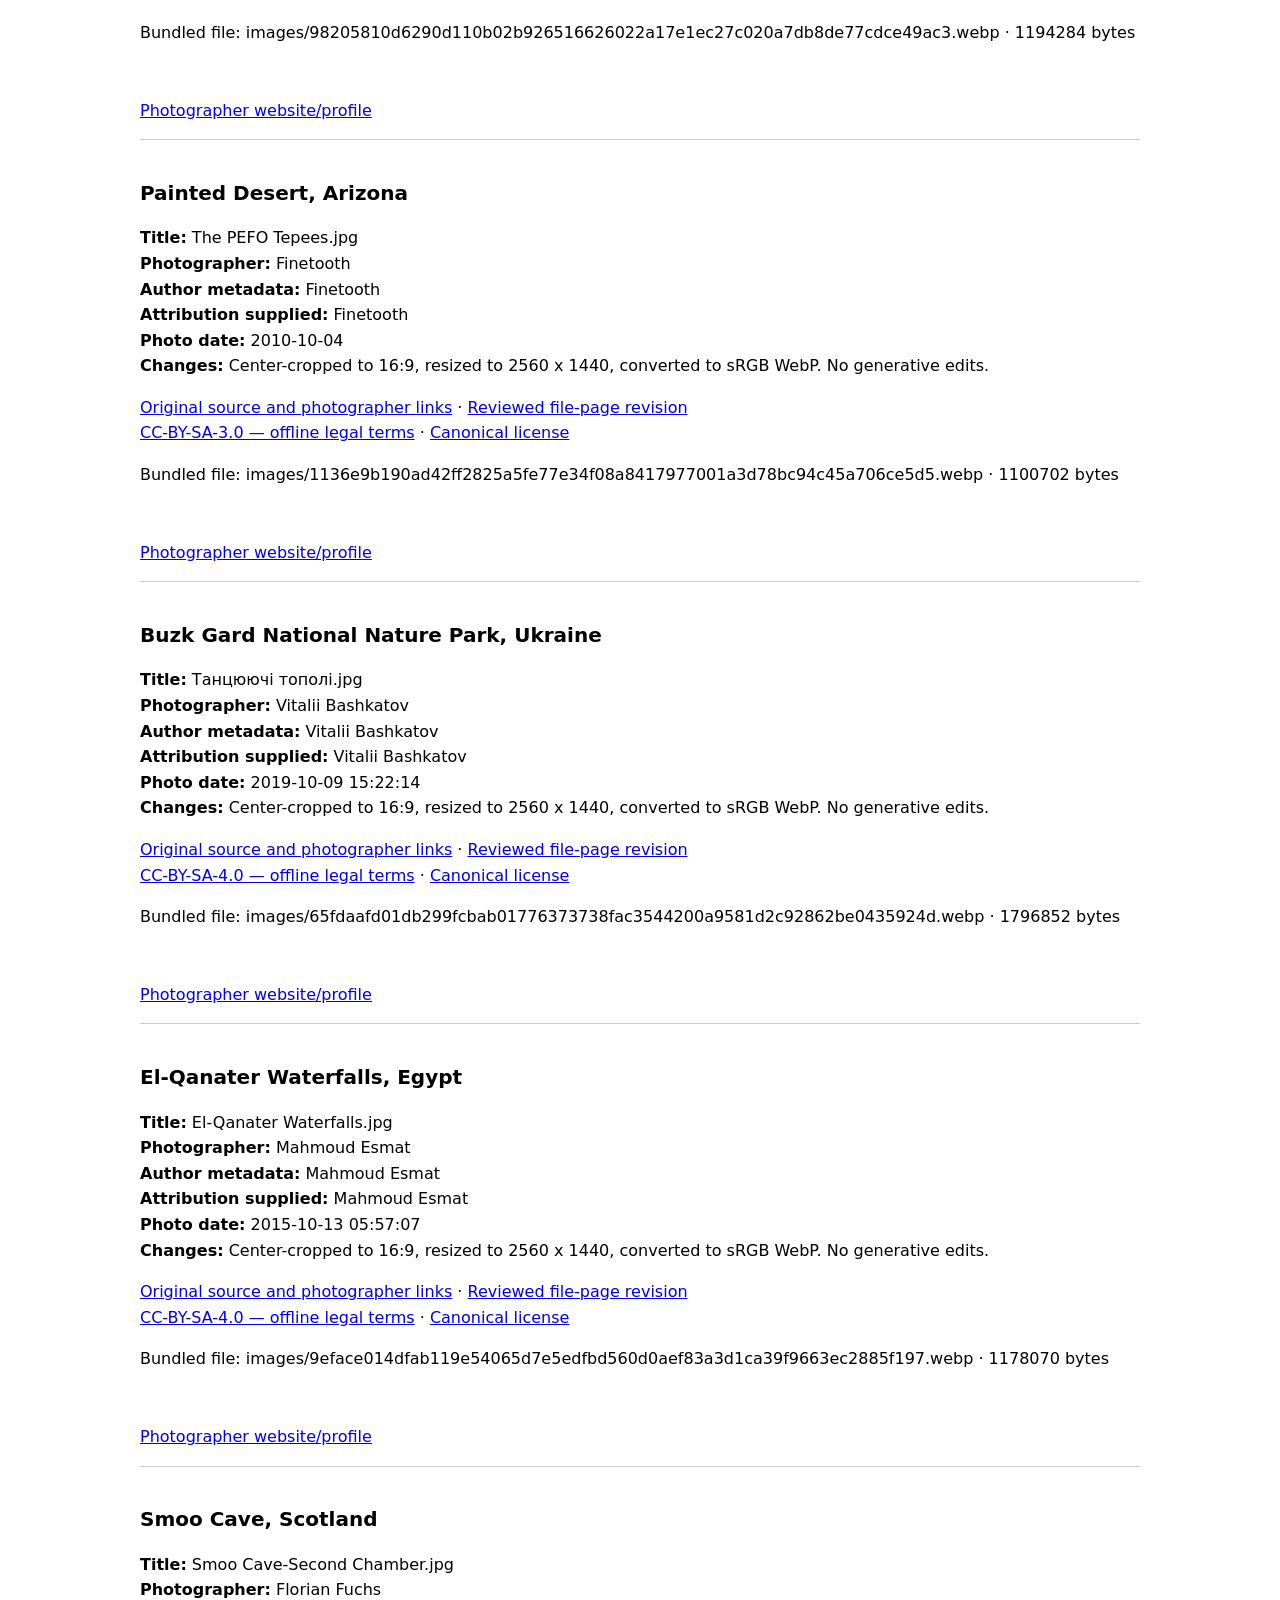
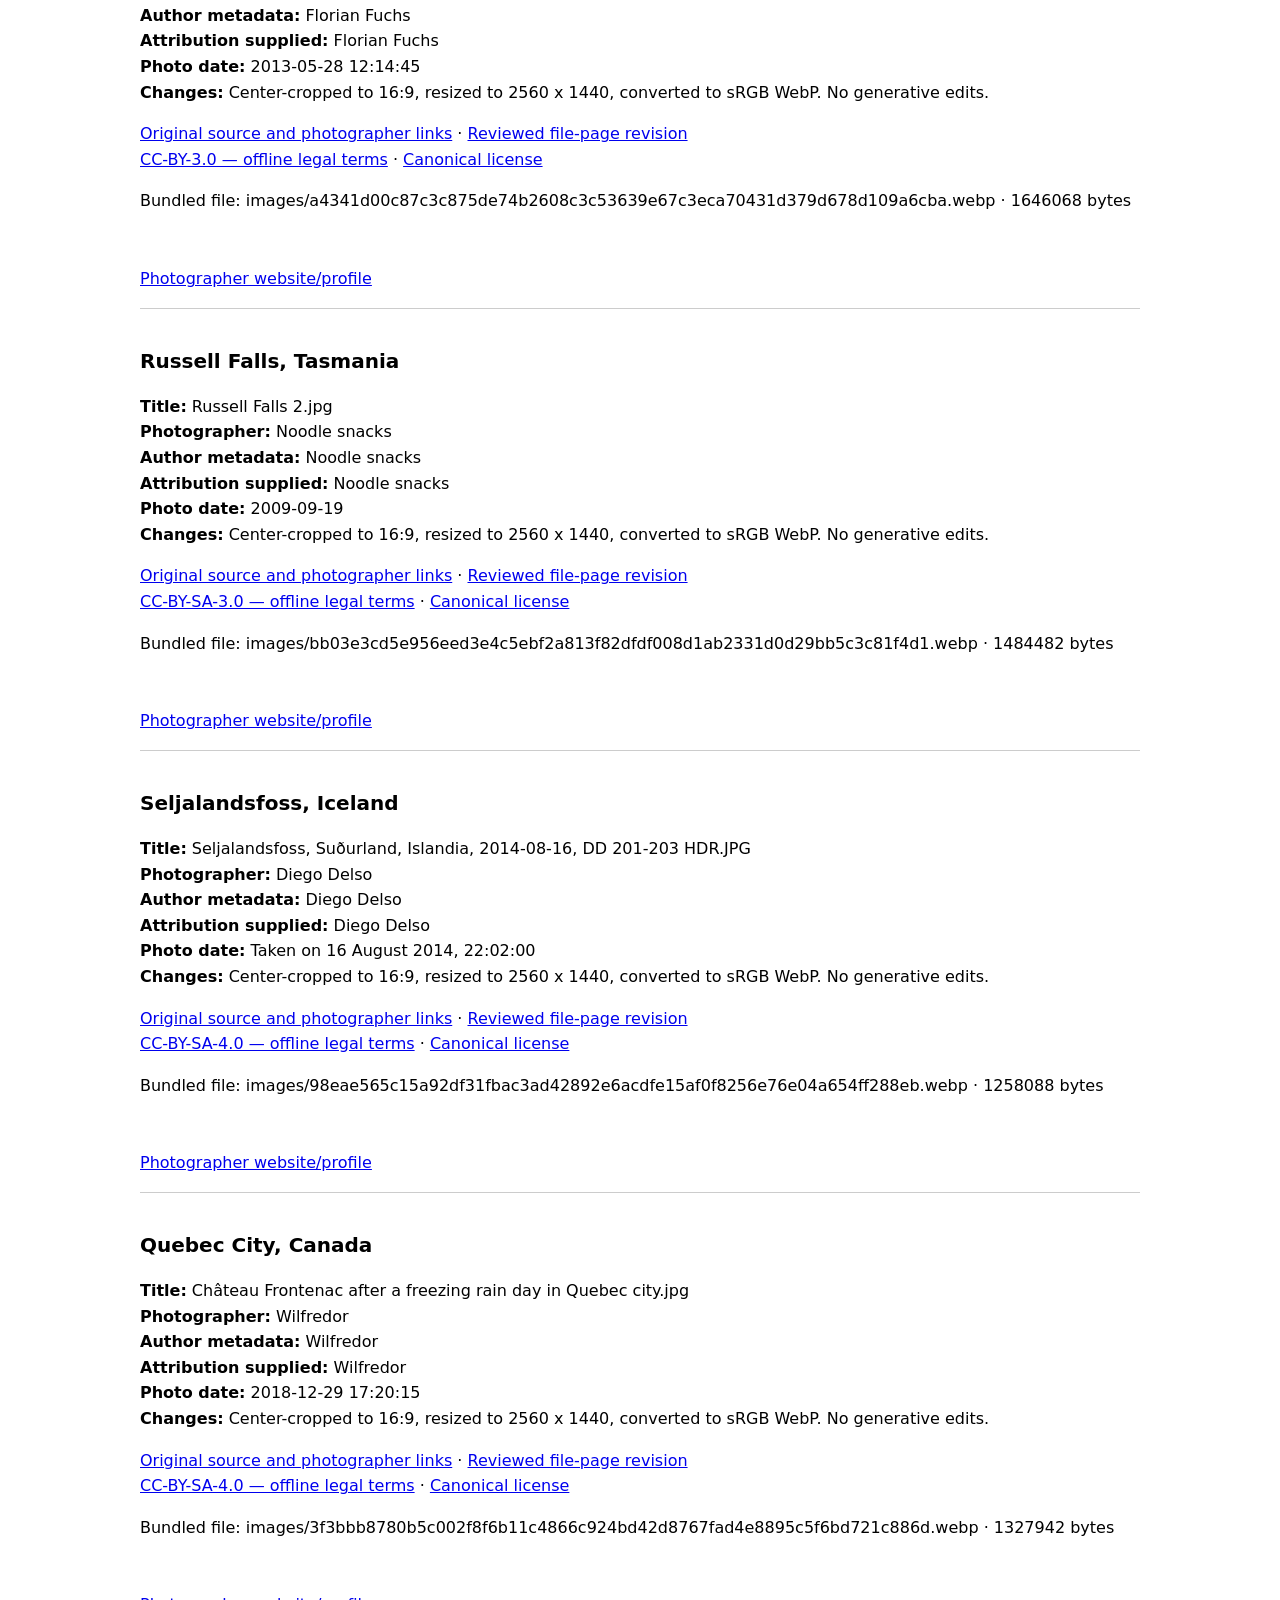
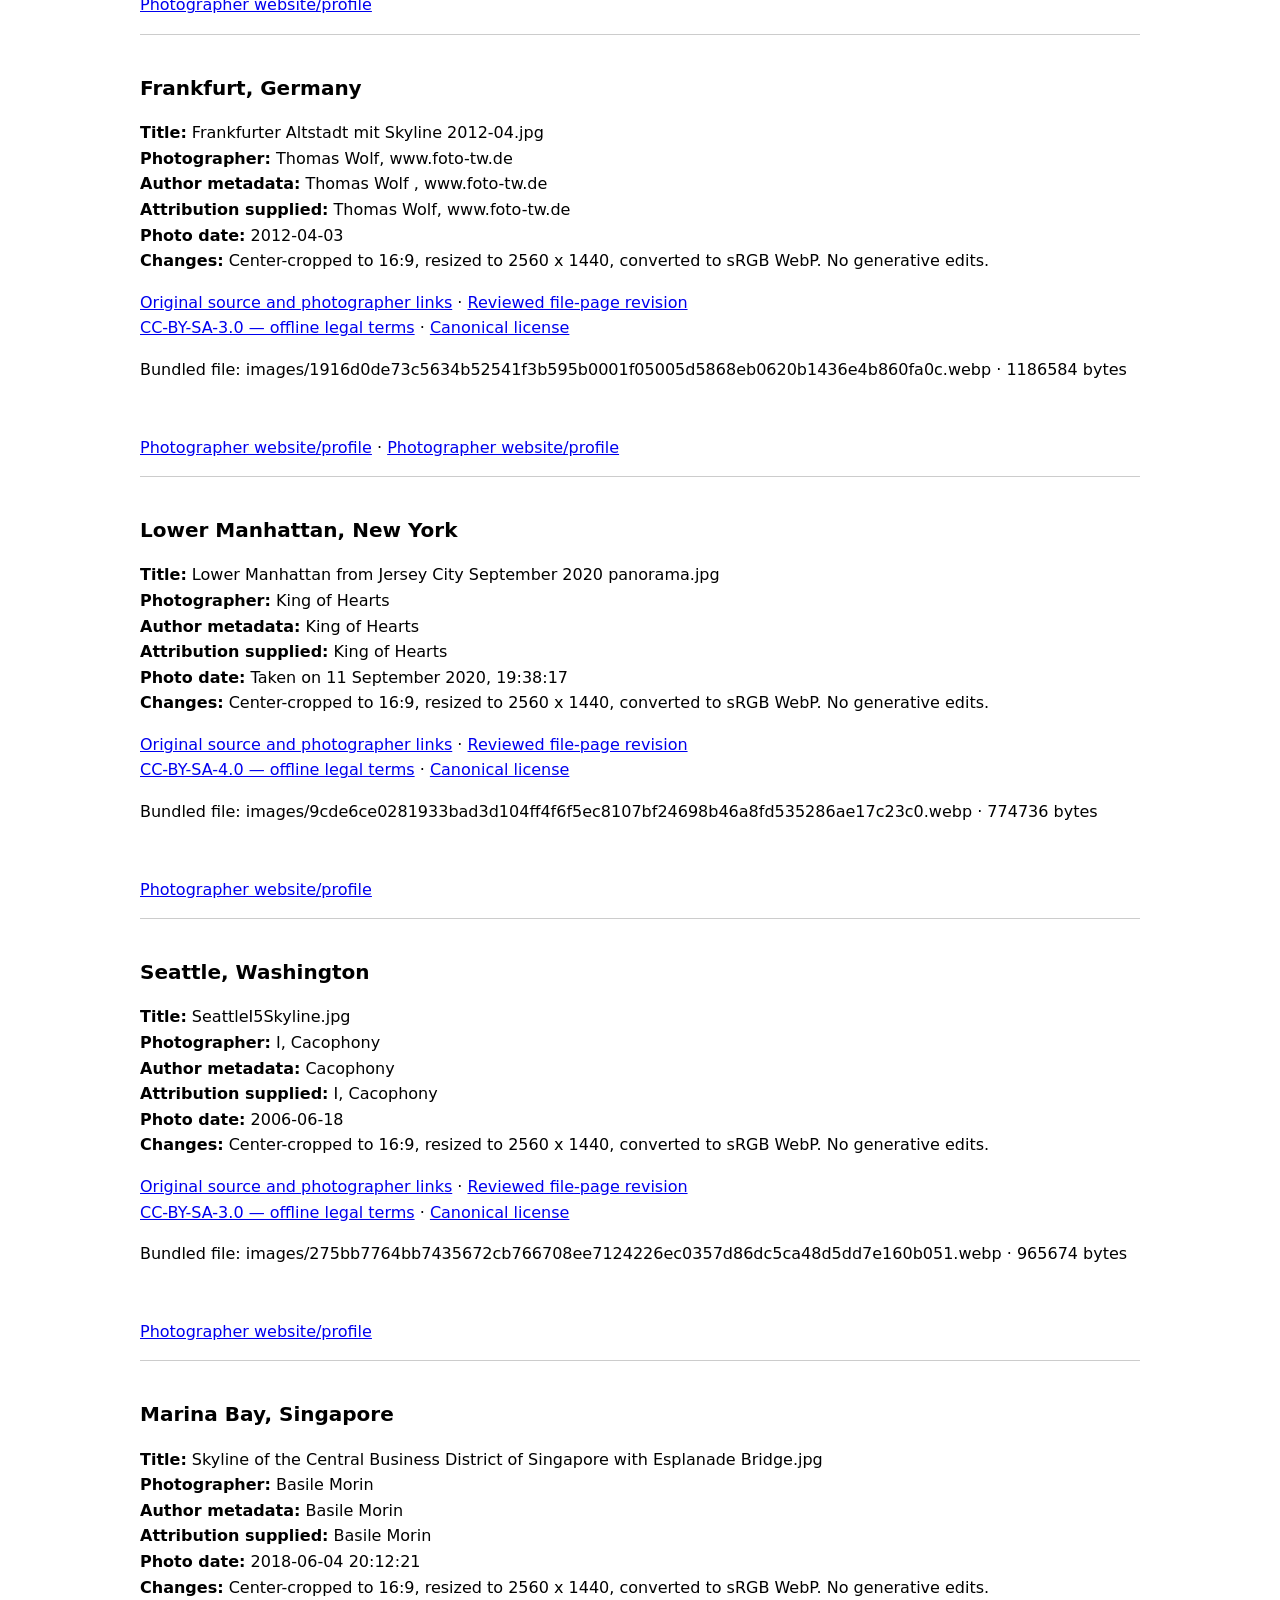
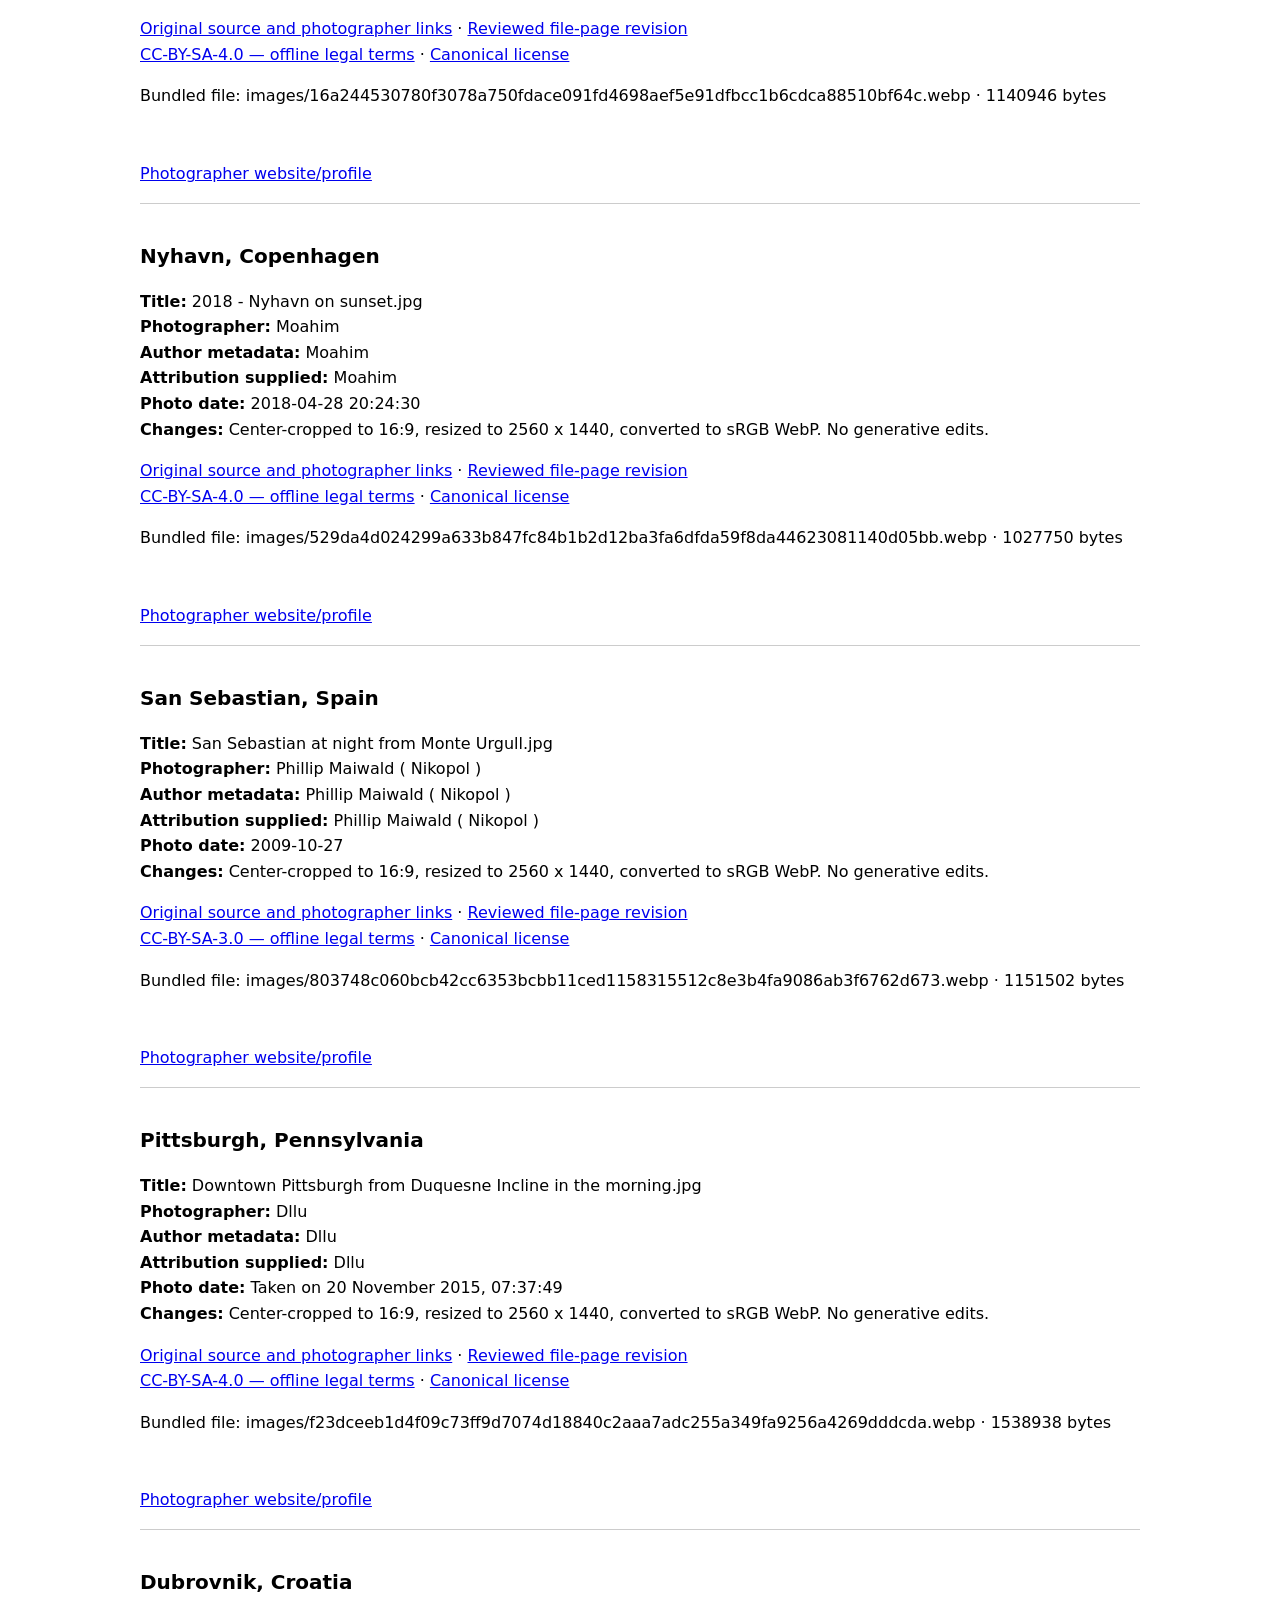
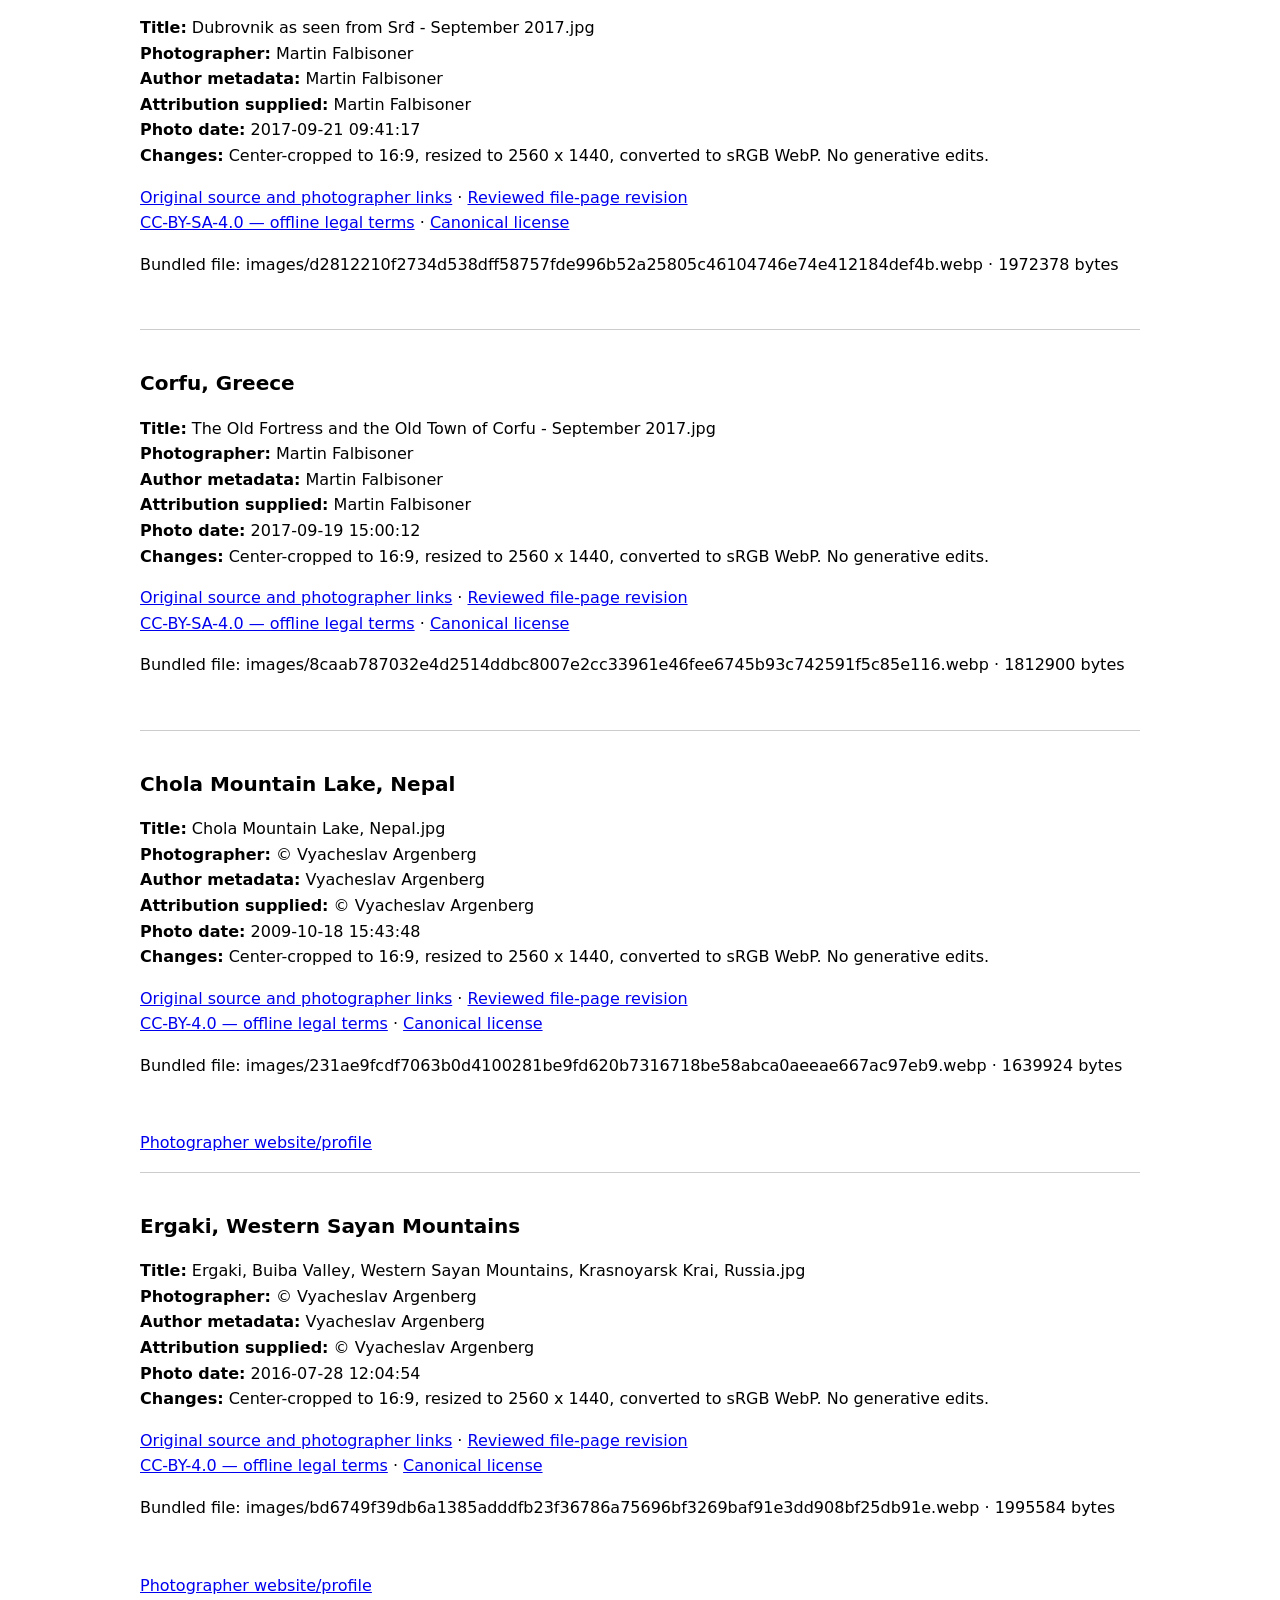
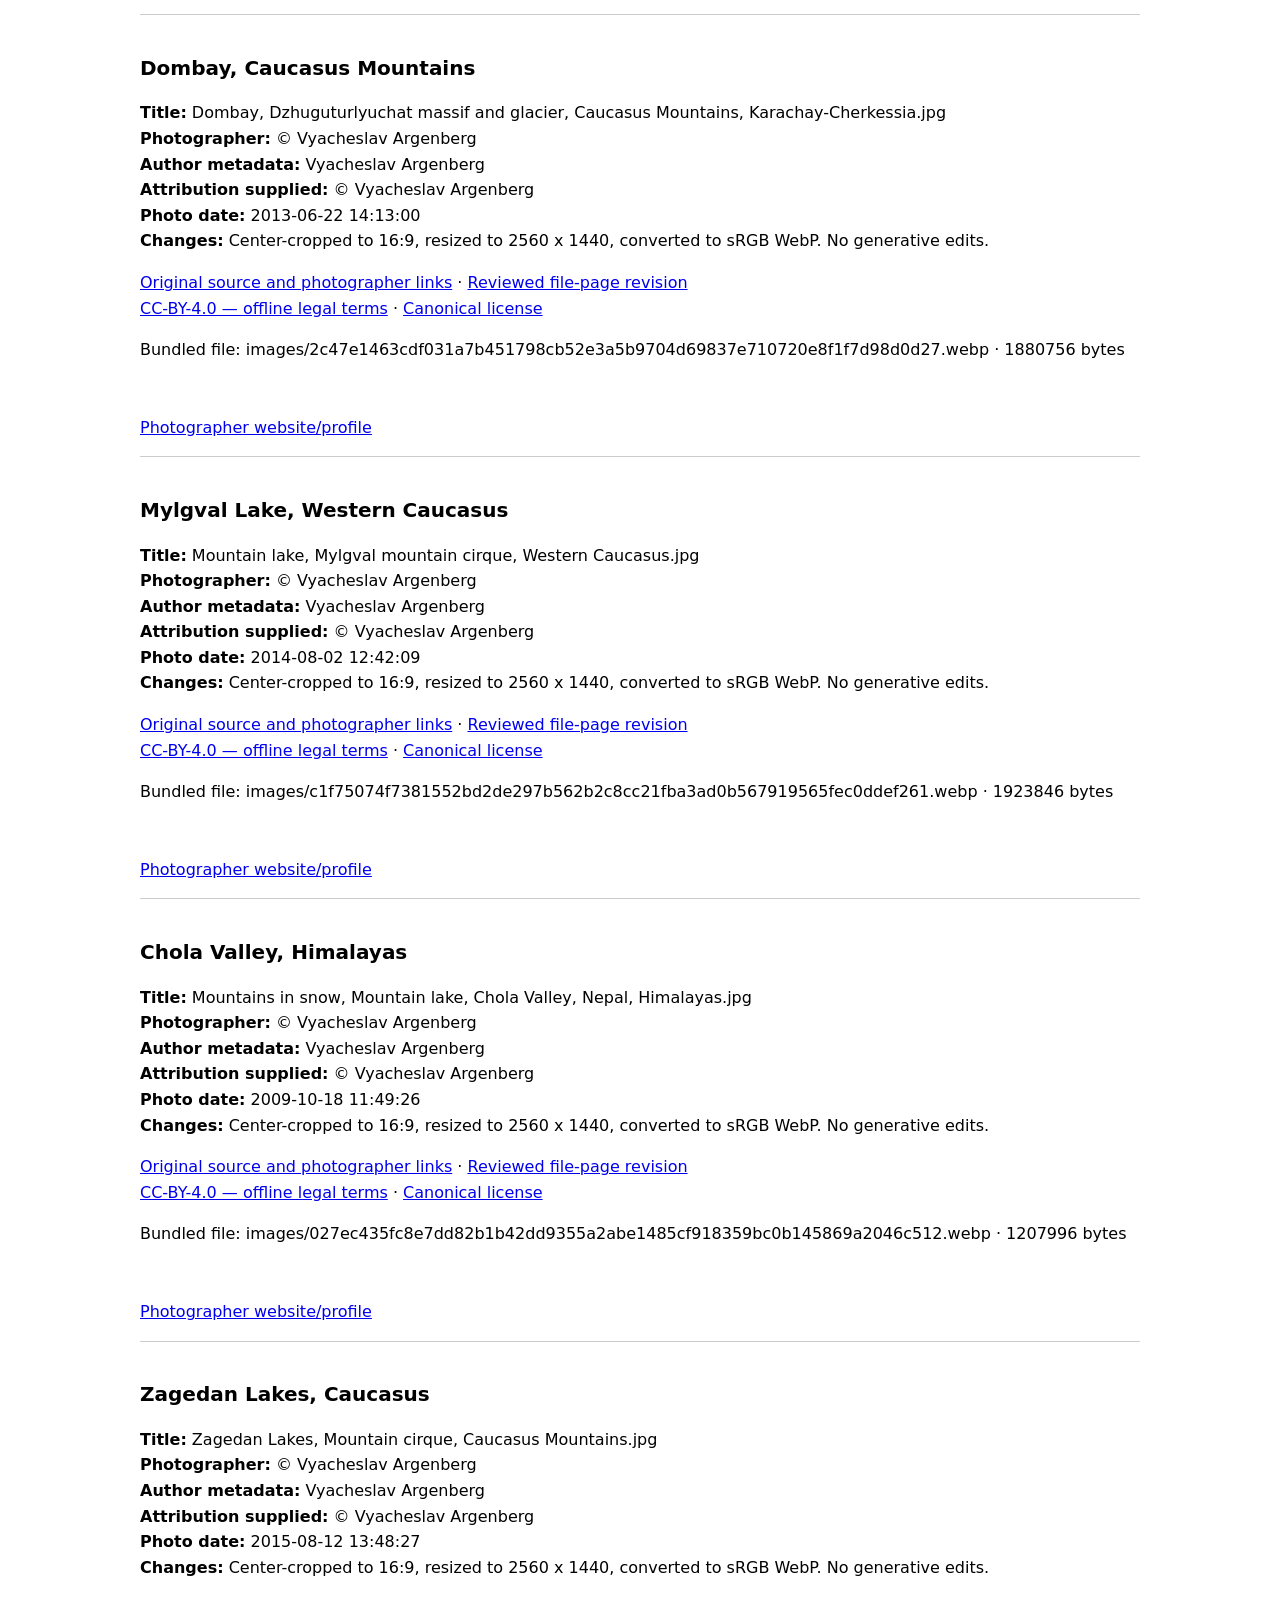
<file: wallpapers/CREDITS.html>
<!doctype html><meta charset="utf-8"><title>Prism wallpaper credits</title>
<style>body{font:16px/1.6 system-ui;max-width:1000px;margin:40px auto;padding:0 24px}article{border-top:1px solid #ccc;padding:20px 0}h2{font-size:20px}a{overflow-wrap:anywhere}</style>
<h1>Prism wallpaper credits</h1><p>40 real photographs, ten per category. Each photo remains under its stated Creative Commons license. These images may be redistributed and adapted under those terms; no additional restrictions apply to these photographs. No photographer endorses Prism.</p>
<p>Edits by Prism: Center-cropped to 16:9, resized to 2560 x 1440, converted to sRGB WebP. No generative edits. Share-alike derivatives are offered under the same license as their original photograph. The application code is separate from these image licenses.</p>
<article id="prism-coastlines-01"><h2>Jasmund National Park, Germany</h2><p><b>Title:</b> 2019 - Nationalpark Jasmund - 01.jpg<br><b>Photographer:</b> Moahim<br><b>Author metadata:</b> Moahim<br><b>Attribution supplied:</b> Moahim<br><b>Photo date:</b> 2018-08-10 06:09:53<br><b>Changes:</b> Center-cropped to 16:9, resized to 2560 x 1440, converted to sRGB WebP. No generative edits.</p><p><a href="https://commons.wikimedia.org/wiki/File:2019_-_Nationalpark_Jasmund_-_01.jpg">Original source and photographer links</a> · <a href="https://commons.wikimedia.org/w/index.php?oldid=1292075497">Reviewed file-page revision</a><br><a href="licenses/CC-BY-SA-4.0.html">CC-BY-SA-4.0 — offline legal terms</a> · <a href="https://creativecommons.org/licenses/by-sa/4.0/">Canonical license</a></p><p>Bundled file: images/4cb25d82b071acd9e85458217ce7eda87212f8c112d6a6d93b0a65d221cfe873.webp · 1246372 bytes</p></article>
<p><a href="https://commons.wikimedia.org/wiki/User:Moahim">Photographer website/profile</a></p>
<article id="prism-coastlines-02"><h2>Point Reyes, California</h2><p><b>Title:</b> Chimney Rock Trail Point Reyes December 2016 009.jpg<br><b>Photographer:</b> King of Hearts<br><b>Author metadata:</b> King of Hearts<br><b>Attribution supplied:</b> King of Hearts<br><b>Photo date:</b> Taken on 3 December 2016<br><b>Changes:</b> Center-cropped to 16:9, resized to 2560 x 1440, converted to sRGB WebP. No generative edits.</p><p><a href="https://commons.wikimedia.org/wiki/File:Chimney_Rock_Trail_Point_Reyes_December_2016_009.jpg">Original source and photographer links</a> · <a href="https://commons.wikimedia.org/w/index.php?oldid=1292060869">Reviewed file-page revision</a><br><a href="licenses/CC-BY-SA-4.0.html">CC-BY-SA-4.0 — offline legal terms</a> · <a href="https://creativecommons.org/licenses/by-sa/4.0/">Canonical license</a></p><p>Bundled file: images/2f614a2cd5c748aa2327233c9026e45b6790db983cdacc76181dcd6636c2382e.webp · 1429846 bytes</p></article>
<p><a href="https://commons.wikimedia.org/wiki/User:King_of_Hearts">Photographer website/profile</a></p>
<article id="prism-coastlines-03"><h2>Furuzamami Beach, Okinawa</h2><p><b>Title:</b> Furuzamami beach Okinawa Zamami.jpg<br><b>Photographer:</b> Hashi photo<br><b>Author metadata:</b> Hashi photo<br><b>Attribution supplied:</b> Hashi photo<br><b>Photo date:</b> 2009-12-07 14:30<br><b>Changes:</b> Center-cropped to 16:9, resized to 2560 x 1440, converted to sRGB WebP. No generative edits.</p><p><a href="https://commons.wikimedia.org/wiki/File:Furuzamami_beach_Okinawa_Zamami.jpg">Original source and photographer links</a> · <a href="https://commons.wikimedia.org/w/index.php?oldid=1263141526">Reviewed file-page revision</a><br><a href="licenses/CC-BY-3.0.html">CC-BY-3.0 — offline legal terms</a> · <a href="https://creativecommons.org/licenses/by/3.0/">Canonical license</a></p><p>Bundled file: images/0c37a69365b73f7ea5c161001a2a601d989f0d3af01830527110fd8531c37634.webp · 1244102 bytes</p></article>
<p><a href="https://commons.wikimedia.org/wiki/User:Hashi_photo">Photographer website/profile</a></p>
<article id="prism-coastlines-04"><h2>Chinamada, Tenerife</h2><p><b>Title:</b> Coast at Chinamada - Tenerife 04.jpg<br><b>Photographer:</b> H. Zell<br><b>Author metadata:</b> H. Zell<br><b>Attribution supplied:</b> H. Zell<br><b>Photo date:</b> 2018-05-18<br><b>Changes:</b> Center-cropped to 16:9, resized to 2560 x 1440, converted to sRGB WebP. No generative edits.</p><p><a href="https://commons.wikimedia.org/wiki/File:Coast_at_Chinamada_-_Tenerife_04.jpg">Original source and photographer links</a> · <a href="https://commons.wikimedia.org/w/index.php?oldid=1095725087">Reviewed file-page revision</a><br><a href="licenses/CC-BY-SA-3.0.html">CC-BY-SA-3.0 — offline legal terms</a> · <a href="https://creativecommons.org/licenses/by-sa/3.0/">Canonical license</a></p><p>Bundled file: images/05c0f302427aabe06e5f41f21826d3bdac574a12df358f2508f0be48fd91694b.webp · 1759708 bytes</p></article>
<p><a href="https://commons.wikimedia.org/wiki/User:Llez">Photographer website/profile</a></p>
<article id="prism-coastlines-05"><h2>Ktiponissi, Evia, Greece</h2><p><b>Title:</b> Greece Ktiponissi Dirfys.jpg<br><b>Photographer:</b> Jebulon<br><b>Author metadata:</b> Jebulon<br><b>Attribution supplied:</b> Jebulon<br><b>Photo date:</b> april 2021. 2026-04-02 for upload<br><b>Changes:</b> Center-cropped to 16:9, resized to 2560 x 1440, converted to sRGB WebP. No generative edits.</p><p><a href="https://commons.wikimedia.org/wiki/File:Greece_Ktiponissi_Dirfys.jpg">Original source and photographer links</a> · <a href="https://commons.wikimedia.org/w/index.php?oldid=1284711031">Reviewed file-page revision</a><br><a href="licenses/CC0-1.0.html">CC0-1.0 — offline legal terms</a> · <a href="https://creativecommons.org/publicdomain/zero/1.0/">Canonical license</a></p><p>Bundled file: images/ec1934416c75a26fab94809aac814a771d8670bac8ad9d19af9b487a4a413074.webp · 1127920 bytes</p></article>
<p><a href="https://commons.wikimedia.org/wiki/User:Jebulon">Photographer website/profile</a></p>
<article id="prism-coastlines-06"><h2>Eidi, Faroe Islands</h2><p><b>Title:</b> Lonely house on the coast near Eiði - Faroe Islands (50413406426).jpg<br><b>Photographer:</b> Sanshiro KUBOTA from London, UK<br><b>Author metadata:</b> Sanshiro KUBOTA from London, UK<br><b>Attribution supplied:</b> Sanshiro KUBOTA from London, UK<br><b>Photo date:</b> Taken on 8 September 2020, 16:34:11<br><b>Changes:</b> Center-cropped to 16:9, resized to 2560 x 1440, converted to sRGB WebP. No generative edits.</p><p><a href="https://commons.wikimedia.org/wiki/File:Lonely_house_on_the_coast_near_Ei%C3%B0i_-_Faroe_Islands_(50413406426).jpg">Original source and photographer links</a> · <a href="https://commons.wikimedia.org/w/index.php?oldid=1139139000">Reviewed file-page revision</a><br><a href="licenses/CC-BY-2.0.html">CC-BY-2.0 — offline legal terms</a> · <a href="https://creativecommons.org/licenses/by/2.0/">Canonical license</a></p><p>Bundled file: images/585a2f77d29d67d1d3b47c7088794d6c80d96e2b030e01137001018074f07f6b.webp · 1268138 bytes</p></article>
<p><a href="https://www.flickr.com/people/126826552@N05">Photographer website/profile</a></p>
<article id="prism-coastlines-07"><h2>Havelock Island, Andaman Islands</h2><p><b>Title:</b> Havelock Island, Mangrove tree on the beach, Andaman Islands.jpg<br><b>Photographer:</b> © Vyacheslav Argenberg<br><b>Author metadata:</b> Vyacheslav Argenberg<br><b>Attribution supplied:</b> © Vyacheslav Argenberg<br><b>Photo date:</b> 2009-11-21 10:36:02<br><b>Changes:</b> Center-cropped to 16:9, resized to 2560 x 1440, converted to sRGB WebP. No generative edits.</p><p><a href="https://commons.wikimedia.org/wiki/File:Havelock_Island,_Mangrove_tree_on_the_beach,_Andaman_Islands.jpg">Original source and photographer links</a> · <a href="https://commons.wikimedia.org/w/index.php?oldid=1294600920">Reviewed file-page revision</a><br><a href="licenses/CC-BY-4.0.html">CC-BY-4.0 — offline legal terms</a> · <a href="https://creativecommons.org/licenses/by/4.0/">Canonical license</a></p><p>Bundled file: images/902ba2e448205b8dba23819ffc47e5961519fceffe3a97491e99aa3e33a56cf6.webp · 1044526 bytes</p></article>
<p><a href="https://commons.wikimedia.org/wiki/User:Argenberg">Photographer website/profile</a></p>
<article id="prism-coastlines-08"><h2>Kardamos Beach, Gokceada</h2><p><b>Title:</b> 20100524 Kardamos beach Imbros Gökçeada Turkey.jpg<br><b>Photographer:</b> User:Ggia<br><b>Author metadata:</b> User:Ggia<br><b>Attribution supplied:</b> User:Ggia<br><b>Photo date:</b> 2010-05-24<br><b>Changes:</b> Center-cropped to 16:9, resized to 2560 x 1440, converted to sRGB WebP. No generative edits.</p><p><a href="https://commons.wikimedia.org/wiki/File:20100524_Kardamos_beach_Imbros_G%C3%B6k%C3%A7eada_Turkey.jpg">Original source and photographer links</a> · <a href="https://commons.wikimedia.org/w/index.php?oldid=1095236207">Reviewed file-page revision</a><br><a href="licenses/CC-BY-SA-3.0.html">CC-BY-SA-3.0 — offline legal terms</a> · <a href="https://creativecommons.org/licenses/by-sa/3.0/">Canonical license</a></p><p>Bundled file: images/9f72797a5fe0a7f93b92925a4ff2a639ac08b3c50594c824fa069d2ac3b41a12.webp · 1200836 bytes</p></article>
<p><a href="https://commons.wikimedia.org/wiki/User:Ggia">Photographer website/profile</a></p>
<article id="prism-coastlines-09"><h2>Twelve Apostles, Australia</h2><p><b>Title:</b> Princetown (AU), Port Campbell National Park, Twelve Apostles -- 2019 -- 0969.jpg<br><b>Photographer:</b> Dietmar Rabich<br><b>Author metadata:</b> Dietmar Rabich<br><b>Attribution supplied:</b> Dietmar Rabich<br><b>Photo date:</b> Taken on 11 October 2019, 15:42<br><b>Changes:</b> Center-cropped to 16:9, resized to 2560 x 1440, converted to sRGB WebP. No generative edits.</p><p><a href="https://commons.wikimedia.org/wiki/File:Princetown_(AU),_Port_Campbell_National_Park,_Twelve_Apostles_--_2019_--_0969.jpg">Original source and photographer links</a> · <a href="https://commons.wikimedia.org/w/index.php?oldid=1296372627">Reviewed file-page revision</a><br><a href="licenses/CC-BY-SA-4.0.html">CC-BY-SA-4.0 — offline legal terms</a> · <a href="https://creativecommons.org/licenses/by-sa/4.0/">Canonical license</a></p><p>Bundled file: images/4b51cf842ccc1992ad55d976cc5fd45009cb86f97260bae74089f419eae5982f.webp · 1254570 bytes</p></article>
<p><a href="https://www.wikidata.org/wiki/Q34788025">Photographer website/profile</a></p>
<article id="prism-coastlines-10"><h2>New Brighton Beach, New Zealand</h2><p><b>Title:</b> Beach, New Brighton, New Zealand 06.jpg<br><b>Photographer:</b> Michal Klajban<br><b>Author metadata:</b> Michal Klajban<br><b>Attribution supplied:</b> Michal Klajban<br><b>Photo date:</b> Taken on 24 May 2019, 16:43:15<br><b>Changes:</b> Center-cropped to 16:9, resized to 2560 x 1440, converted to sRGB WebP. No generative edits.</p><p><a href="https://commons.wikimedia.org/wiki/File:Beach,_New_Brighton,_New_Zealand_06.jpg">Original source and photographer links</a> · <a href="https://commons.wikimedia.org/w/index.php?oldid=1292060896">Reviewed file-page revision</a><br><a href="licenses/CC-BY-SA-4.0.html">CC-BY-SA-4.0 — offline legal terms</a> · <a href="https://creativecommons.org/licenses/by-sa/4.0/">Canonical license</a></p><p>Bundled file: images/8b0b0f294c629ed3e85b038c930c3afc9f2e6d84b989e994489f873ab1724709.webp · 1255998 bytes</p></article>
<p><a href="https://commons.wikimedia.org/wiki/User:Podzemnik">Photographer website/profile</a></p>
<article id="prism-nature-01"><h2>Tadoba Andhari National Park, India</h2><p><b>Title:</b> Bamboo-Lined Forest Trail in Tadoba Andhari National Park.jpg<br><b>Photographer:</b> Rohit Sharma<br><b>Author metadata:</b> Rohit Sharma<br><b>Attribution supplied:</b> Rohit Sharma<br><b>Photo date:</b> 2021-03-14 09:32:07<br><b>Changes:</b> Center-cropped to 16:9, resized to 2560 x 1440, converted to sRGB WebP. No generative edits.</p><p><a href="https://commons.wikimedia.org/wiki/File:Bamboo-Lined_Forest_Trail_in_Tadoba_Andhari_National_Park.jpg">Original source and photographer links</a> · <a href="https://commons.wikimedia.org/w/index.php?oldid=1281639373">Reviewed file-page revision</a><br><a href="licenses/CC-BY-SA-4.0.html">CC-BY-SA-4.0 — offline legal terms</a> · <a href="https://creativecommons.org/licenses/by-sa/4.0/">Canonical license</a></p><p>Bundled file: images/bc54d913f80e7529c1b734f381c591f3d109f18517c5347ca16e5d523a5782bf.webp · 1904062 bytes</p></article>
<p><a href="https://commons.wikimedia.org/wiki/User:Rohit14400">Photographer website/profile</a></p>
<article id="prism-nature-02"><h2>Beauchamp Falls, Australia</h2><p><b>Title:</b> Beech Forest (AU), Great Otway National Park, Beauchamp Falls -- 2019 -- 1271.jpg<br><b>Photographer:</b> Dietmar Rabich<br><b>Author metadata:</b> Dietmar Rabich<br><b>Attribution supplied:</b> Dietmar Rabich<br><b>Photo date:</b> Taken on 13 October 2019, 11:55<br><b>Changes:</b> Center-cropped to 16:9, resized to 2560 x 1440, converted to sRGB WebP. No generative edits.</p><p><a href="https://commons.wikimedia.org/wiki/File:Beech_Forest_(AU),_Great_Otway_National_Park,_Beauchamp_Falls_--_2019_--_1271.jpg">Original source and photographer links</a> · <a href="https://commons.wikimedia.org/w/index.php?oldid=1286627118">Reviewed file-page revision</a><br><a href="licenses/CC-BY-SA-4.0.html">CC-BY-SA-4.0 — offline legal terms</a> · <a href="https://creativecommons.org/licenses/by-sa/4.0/">Canonical license</a></p><p>Bundled file: images/e14bbdc5d489556dd24ed3a4eb0cf7d4daa199357ffa4e7df7b7ece3a222befa.webp · 1950488 bytes</p></article>
<p><a href="https://www.wikidata.org/wiki/Q34788025">Photographer website/profile</a></p>
<article id="prism-nature-03"><h2>Lake Kaniere Scenic Reserve, New Zealand</h2><p><b>Title:</b> Bush canopy during sunset in Lake Kaniere Scenic Reserve, West Coast, New Zealand.jpg<br><b>Photographer:</b> Michal Klajban<br><b>Author metadata:</b> Michal Klajban<br><b>Attribution supplied:</b> Michal Klajban<br><b>Photo date:</b> 2020-06-21 17:05:33<br><b>Changes:</b> Center-cropped to 16:9, resized to 2560 x 1440, converted to sRGB WebP. No generative edits.</p><p><a href="https://commons.wikimedia.org/wiki/File:Bush_canopy_during_sunset_in_Lake_Kaniere_Scenic_Reserve,_West_Coast,_New_Zealand.jpg">Original source and photographer links</a> · <a href="https://commons.wikimedia.org/w/index.php?oldid=1036711501">Reviewed file-page revision</a><br><a href="licenses/CC-BY-SA-4.0.html">CC-BY-SA-4.0 — offline legal terms</a> · <a href="https://creativecommons.org/licenses/by-sa/4.0/">Canonical license</a></p><p>Bundled file: images/89894a5de7629cb16b142cdb2f4c2440a47492316c589a1eec55212213354566.webp · 1900156 bytes</p></article>
<p><a href="https://commons.wikimedia.org/wiki/User:Podzemnik">Photographer website/profile</a></p>
<article id="prism-nature-04"><h2>Cardon cactus forest, Mexico</h2><p><b>Title:</b> Pachycereus pringlei forest.jpg<br><b>Photographer:</b> © Tomas Castelazo, www.tomascastelazo.com / Wikimedia Commons<br><b>Author metadata:</b> Tomascastelazo<br><b>Attribution supplied:</b> In order to comply with the use and licensing terms of this image, the following text must must be included with the image when published in any medium, failure to do so constitutes a violation of the licensing terms and copyright infringement: © Tomas Castelazo, www.tomascastelazo.com / Wikimedia Commons<br><b>Photo date:</b> 2018-09-09 12:28:59<br><b>Changes:</b> Center-cropped to 16:9, resized to 2560 x 1440, converted to sRGB WebP. No generative edits.</p><p><a href="https://commons.wikimedia.org/wiki/File:Pachycereus_pringlei_forest.jpg">Original source and photographer links</a> · <a href="https://commons.wikimedia.org/w/index.php?oldid=1225501444">Reviewed file-page revision</a><br><a href="licenses/CC-BY-SA-4.0.html">CC-BY-SA-4.0 — offline legal terms</a> · <a href="https://creativecommons.org/licenses/by-sa/4.0/">Canonical license</a></p><p>Bundled file: images/98205810d6290d110b02b926516626022a17e1ec27c020a7db8de77cdce49ac3.webp · 1194284 bytes</p></article>
<p><a href="https://commons.wikimedia.org/wiki/User:Tomascastelazo">Photographer website/profile</a></p>
<article id="prism-nature-05"><h2>Painted Desert, Arizona</h2><p><b>Title:</b> The PEFO Tepees.jpg<br><b>Photographer:</b> Finetooth<br><b>Author metadata:</b> Finetooth<br><b>Attribution supplied:</b> Finetooth<br><b>Photo date:</b> 2010-10-04<br><b>Changes:</b> Center-cropped to 16:9, resized to 2560 x 1440, converted to sRGB WebP. No generative edits.</p><p><a href="https://commons.wikimedia.org/wiki/File:The_PEFO_Tepees.jpg">Original source and photographer links</a> · <a href="https://commons.wikimedia.org/w/index.php?oldid=1121035500">Reviewed file-page revision</a><br><a href="licenses/CC-BY-SA-3.0.html">CC-BY-SA-3.0 — offline legal terms</a> · <a href="https://creativecommons.org/licenses/by-sa/3.0/">Canonical license</a></p><p>Bundled file: images/1136e9b190ad42ff2825a5fe77e34f08a8417977001a3d78bc94c45a706ce5d5.webp · 1100702 bytes</p></article>
<p><a href="https://commons.wikimedia.org/wiki/User:Finetooth">Photographer website/profile</a></p>
<article id="prism-nature-06"><h2>Buzk Gard National Nature Park, Ukraine</h2><p><b>Title:</b> Танцюючі тополі.jpg<br><b>Photographer:</b> Vitalii Bashkatov<br><b>Author metadata:</b> Vitalii Bashkatov<br><b>Attribution supplied:</b> Vitalii Bashkatov<br><b>Photo date:</b> 2019-10-09 15:22:14<br><b>Changes:</b> Center-cropped to 16:9, resized to 2560 x 1440, converted to sRGB WebP. No generative edits.</p><p><a href="https://commons.wikimedia.org/wiki/File:%D0%A2%D0%B0%D0%BD%D1%86%D1%8E%D1%8E%D1%87%D1%96_%D1%82%D0%BE%D0%BF%D0%BE%D0%BB%D1%96.jpg">Original source and photographer links</a> · <a href="https://commons.wikimedia.org/w/index.php?oldid=1255865877">Reviewed file-page revision</a><br><a href="licenses/CC-BY-SA-4.0.html">CC-BY-SA-4.0 — offline legal terms</a> · <a href="https://creativecommons.org/licenses/by-sa/4.0/">Canonical license</a></p><p>Bundled file: images/65fdaafd01db299fcbab01776373738fac3544200a9581d2c92862be0435924d.webp · 1796852 bytes</p></article>
<p><a href="https://commons.wikimedia.org/wiki/User:Vitalii_Bashkatov">Photographer website/profile</a></p>
<article id="prism-nature-07"><h2>El-Qanater Waterfalls, Egypt</h2><p><b>Title:</b> El-Qanater Waterfalls.jpg<br><b>Photographer:</b> Mahmoud Esmat<br><b>Author metadata:</b> Mahmoud Esmat<br><b>Attribution supplied:</b> Mahmoud Esmat<br><b>Photo date:</b> 2015-10-13 05:57:07<br><b>Changes:</b> Center-cropped to 16:9, resized to 2560 x 1440, converted to sRGB WebP. No generative edits.</p><p><a href="https://commons.wikimedia.org/wiki/File:El-Qanater_Waterfalls.jpg">Original source and photographer links</a> · <a href="https://commons.wikimedia.org/w/index.php?oldid=1279784949">Reviewed file-page revision</a><br><a href="licenses/CC-BY-SA-4.0.html">CC-BY-SA-4.0 — offline legal terms</a> · <a href="https://creativecommons.org/licenses/by-sa/4.0/">Canonical license</a></p><p>Bundled file: images/9eface014dfab119e54065d7e5edfbd560d0aef83a3d1ca39f9663ec2885f197.webp · 1178070 bytes</p></article>
<p><a href="https://commons.wikimedia.org/w/index.php?title=User:Mahmoud_Esmat&amp;action=edit&amp;redlink=1">Photographer website/profile</a></p>
<article id="prism-nature-08"><h2>Smoo Cave, Scotland</h2><p><b>Title:</b> Smoo Cave-Second Chamber.jpg<br><b>Photographer:</b> Florian Fuchs<br><b>Author metadata:</b> Florian Fuchs<br><b>Attribution supplied:</b> Florian Fuchs<br><b>Photo date:</b> 2013-05-28 12:14:45<br><b>Changes:</b> Center-cropped to 16:9, resized to 2560 x 1440, converted to sRGB WebP. No generative edits.</p><p><a href="https://commons.wikimedia.org/wiki/File:Smoo_Cave-Second_Chamber.jpg">Original source and photographer links</a> · <a href="https://commons.wikimedia.org/w/index.php?oldid=1142995215">Reviewed file-page revision</a><br><a href="licenses/CC-BY-3.0.html">CC-BY-3.0 — offline legal terms</a> · <a href="https://creativecommons.org/licenses/by/3.0/">Canonical license</a></p><p>Bundled file: images/a4341d00c87c3c875de74b2608c3c53639e67c3eca70431d379d678d109a6cba.webp · 1646068 bytes</p></article>
<p><a href="https://commons.wikimedia.org/wiki/User:Florian_Fuchs">Photographer website/profile</a></p>
<article id="prism-nature-09"><h2>Russell Falls, Tasmania</h2><p><b>Title:</b> Russell Falls 2.jpg<br><b>Photographer:</b> Noodle snacks<br><b>Author metadata:</b> Noodle snacks<br><b>Attribution supplied:</b> Noodle snacks<br><b>Photo date:</b> 2009-09-19<br><b>Changes:</b> Center-cropped to 16:9, resized to 2560 x 1440, converted to sRGB WebP. No generative edits.</p><p><a href="https://commons.wikimedia.org/wiki/File:Russell_Falls_2.jpg">Original source and photographer links</a> · <a href="https://commons.wikimedia.org/w/index.php?oldid=1274013121">Reviewed file-page revision</a><br><a href="licenses/CC-BY-SA-3.0.html">CC-BY-SA-3.0 — offline legal terms</a> · <a href="https://creativecommons.org/licenses/by-sa/3.0/">Canonical license</a></p><p>Bundled file: images/bb03e3cd5e956eed3e4c5ebf2a813f82dfdf008d1ab2331d0d29bb5c3c81f4d1.webp · 1484482 bytes</p></article>
<p><a href="https://commons.wikimedia.org/wiki/User:Noodle_snacks">Photographer website/profile</a></p>
<article id="prism-nature-10"><h2>Seljalandsfoss, Iceland</h2><p><b>Title:</b> Seljalandsfoss, Suðurland, Islandia, 2014-08-16, DD 201-203 HDR.JPG<br><b>Photographer:</b> Diego Delso<br><b>Author metadata:</b> Diego Delso<br><b>Attribution supplied:</b> Diego Delso<br><b>Photo date:</b> Taken on 16 August 2014, 22:02:00<br><b>Changes:</b> Center-cropped to 16:9, resized to 2560 x 1440, converted to sRGB WebP. No generative edits.</p><p><a href="https://commons.wikimedia.org/wiki/File:Seljalandsfoss,_Su%C3%B0urland,_Islandia,_2014-08-16,_DD_201-203_HDR.JPG">Original source and photographer links</a> · <a href="https://commons.wikimedia.org/w/index.php?oldid=1281879671">Reviewed file-page revision</a><br><a href="licenses/CC-BY-SA-4.0.html">CC-BY-SA-4.0 — offline legal terms</a> · <a href="https://creativecommons.org/licenses/by-sa/4.0/">Canonical license</a></p><p>Bundled file: images/98eae565c15a92df31fbac3ad42892e6acdfe15af0f8256e76e04a654ff288eb.webp · 1258088 bytes</p></article>
<p><a href="https://www.wikidata.org/wiki/Q28147777">Photographer website/profile</a></p>
<article id="prism-cities-01"><h2>Quebec City, Canada</h2><p><b>Title:</b> Château Frontenac after a freezing rain day in Quebec city.jpg<br><b>Photographer:</b> Wilfredor<br><b>Author metadata:</b> Wilfredor<br><b>Attribution supplied:</b> Wilfredor<br><b>Photo date:</b> 2018-12-29 17:20:15<br><b>Changes:</b> Center-cropped to 16:9, resized to 2560 x 1440, converted to sRGB WebP. No generative edits.</p><p><a href="https://commons.wikimedia.org/wiki/File:Ch%C3%A2teau_Frontenac_after_a_freezing_rain_day_in_Quebec_city.jpg">Original source and photographer links</a> · <a href="https://commons.wikimedia.org/w/index.php?oldid=1275336652">Reviewed file-page revision</a><br><a href="licenses/CC-BY-SA-4.0.html">CC-BY-SA-4.0 — offline legal terms</a> · <a href="https://creativecommons.org/licenses/by-sa/4.0/">Canonical license</a></p><p>Bundled file: images/3f3bbb8780b5c002f8f6b11c4866c924bd42d8767fad4e8895c5f6bd721c886d.webp · 1327942 bytes</p></article>
<p><a href="https://www.wikidata.org/wiki/Q115464159">Photographer website/profile</a></p>
<article id="prism-cities-02"><h2>Frankfurt, Germany</h2><p><b>Title:</b> Frankfurter Altstadt mit Skyline 2012-04.jpg<br><b>Photographer:</b> Thomas Wolf, www.foto-tw.de<br><b>Author metadata:</b> Thomas Wolf , www.foto-tw.de<br><b>Attribution supplied:</b> Thomas Wolf, www.foto-tw.de<br><b>Photo date:</b> 2012-04-03<br><b>Changes:</b> Center-cropped to 16:9, resized to 2560 x 1440, converted to sRGB WebP. No generative edits.</p><p><a href="https://commons.wikimedia.org/wiki/File:Frankfurter_Altstadt_mit_Skyline_2012-04.jpg">Original source and photographer links</a> · <a href="https://commons.wikimedia.org/w/index.php?oldid=1260135417">Reviewed file-page revision</a><br><a href="licenses/CC-BY-SA-3.0.html">CC-BY-SA-3.0 — offline legal terms</a> · <a href="https://creativecommons.org/licenses/by-sa/3.0/">Canonical license</a></p><p>Bundled file: images/1916d0de73c5634b52541f3b595b0001f05005d5868eb0620b1436e4b860fa0c.webp · 1186584 bytes</p></article>
<p><a href="https://commons.wikimedia.org/wiki/User:Der_Wolf_im_Wald">Photographer website/profile</a> · <a href="http://www.foto-tw.de">Photographer website/profile</a></p>
<article id="prism-cities-03"><h2>Lower Manhattan, New York</h2><p><b>Title:</b> Lower Manhattan from Jersey City September 2020 panorama.jpg<br><b>Photographer:</b> King of Hearts<br><b>Author metadata:</b> King of Hearts<br><b>Attribution supplied:</b> King of Hearts<br><b>Photo date:</b> Taken on 11 September 2020, 19:38:17<br><b>Changes:</b> Center-cropped to 16:9, resized to 2560 x 1440, converted to sRGB WebP. No generative edits.</p><p><a href="https://commons.wikimedia.org/wiki/File:Lower_Manhattan_from_Jersey_City_September_2020_panorama.jpg">Original source and photographer links</a> · <a href="https://commons.wikimedia.org/w/index.php?oldid=1282128683">Reviewed file-page revision</a><br><a href="licenses/CC-BY-SA-4.0.html">CC-BY-SA-4.0 — offline legal terms</a> · <a href="https://creativecommons.org/licenses/by-sa/4.0/">Canonical license</a></p><p>Bundled file: images/9cde6ce0281933bad3d104ff4f6f5ec8107bf24698b46a8fd535286ae17c23c0.webp · 774736 bytes</p></article>
<p><a href="https://commons.wikimedia.org/wiki/User:King_of_Hearts">Photographer website/profile</a></p>
<article id="prism-cities-04"><h2>Seattle, Washington</h2><p><b>Title:</b> SeattleI5Skyline.jpg<br><b>Photographer:</b> I, Cacophony<br><b>Author metadata:</b> Cacophony<br><b>Attribution supplied:</b> I, Cacophony<br><b>Photo date:</b> 2006-06-18<br><b>Changes:</b> Center-cropped to 16:9, resized to 2560 x 1440, converted to sRGB WebP. No generative edits.</p><p><a href="https://commons.wikimedia.org/wiki/File:SeattleI5Skyline.jpg">Original source and photographer links</a> · <a href="https://commons.wikimedia.org/w/index.php?oldid=1292061576">Reviewed file-page revision</a><br><a href="licenses/CC-BY-SA-3.0.html">CC-BY-SA-3.0 — offline legal terms</a> · <a href="https://creativecommons.org/licenses/by-sa/3.0/">Canonical license</a></p><p>Bundled file: images/275bb7764bb7435672cb766708ee7124226ec0357d86dc5ca48d5dd7e160b051.webp · 965674 bytes</p></article>
<p><a href="https://commons.wikimedia.org/wiki/User:Cacophony">Photographer website/profile</a></p>
<article id="prism-cities-05"><h2>Marina Bay, Singapore</h2><p><b>Title:</b> Skyline of the Central Business District of Singapore with Esplanade Bridge.jpg<br><b>Photographer:</b> Basile Morin<br><b>Author metadata:</b> Basile Morin<br><b>Attribution supplied:</b> Basile Morin<br><b>Photo date:</b> 2018-06-04 20:12:21<br><b>Changes:</b> Center-cropped to 16:9, resized to 2560 x 1440, converted to sRGB WebP. No generative edits.</p><p><a href="https://commons.wikimedia.org/wiki/File:Skyline_of_the_Central_Business_District_of_Singapore_with_Esplanade_Bridge.jpg">Original source and photographer links</a> · <a href="https://commons.wikimedia.org/w/index.php?oldid=1184719922">Reviewed file-page revision</a><br><a href="licenses/CC-BY-SA-4.0.html">CC-BY-SA-4.0 — offline legal terms</a> · <a href="https://creativecommons.org/licenses/by-sa/4.0/">Canonical license</a></p><p>Bundled file: images/16a244530780f3078a750fdace091fd4698aef5e91dfbcc1b6cdca88510bf64c.webp · 1140946 bytes</p></article>
<p><a href="https://commons.wikimedia.org/wiki/User:Basile_Morin">Photographer website/profile</a></p>
<article id="prism-cities-06"><h2>Nyhavn, Copenhagen</h2><p><b>Title:</b> 2018 - Nyhavn on sunset.jpg<br><b>Photographer:</b> Moahim<br><b>Author metadata:</b> Moahim<br><b>Attribution supplied:</b> Moahim<br><b>Photo date:</b> 2018-04-28 20:24:30<br><b>Changes:</b> Center-cropped to 16:9, resized to 2560 x 1440, converted to sRGB WebP. No generative edits.</p><p><a href="https://commons.wikimedia.org/wiki/File:2018_-_Nyhavn_on_sunset.jpg">Original source and photographer links</a> · <a href="https://commons.wikimedia.org/w/index.php?oldid=1081589909">Reviewed file-page revision</a><br><a href="licenses/CC-BY-SA-4.0.html">CC-BY-SA-4.0 — offline legal terms</a> · <a href="https://creativecommons.org/licenses/by-sa/4.0/">Canonical license</a></p><p>Bundled file: images/529da4d024299a633b847fc84b1b2d12ba3fa6dfda59f8da44623081140d05bb.webp · 1027750 bytes</p></article>
<p><a href="https://commons.wikimedia.org/wiki/User:Moahim">Photographer website/profile</a></p>
<article id="prism-cities-07"><h2>San Sebastian, Spain</h2><p><b>Title:</b> San Sebastian at night from Monte Urgull.jpg<br><b>Photographer:</b> Phillip Maiwald ( Nikopol )<br><b>Author metadata:</b> Phillip Maiwald ( Nikopol )<br><b>Attribution supplied:</b> Phillip Maiwald ( Nikopol )<br><b>Photo date:</b> 2009-10-27<br><b>Changes:</b> Center-cropped to 16:9, resized to 2560 x 1440, converted to sRGB WebP. No generative edits.</p><p><a href="https://commons.wikimedia.org/wiki/File:San_Sebastian_at_night_from_Monte_Urgull.jpg">Original source and photographer links</a> · <a href="https://commons.wikimedia.org/w/index.php?oldid=1181618040">Reviewed file-page revision</a><br><a href="licenses/CC-BY-SA-3.0.html">CC-BY-SA-3.0 — offline legal terms</a> · <a href="https://creativecommons.org/licenses/by-sa/3.0/">Canonical license</a></p><p>Bundled file: images/803748c060bcb42cc6353bcbb11ced1158315512c8e3b4fa9086ab3f6762d673.webp · 1151502 bytes</p></article>
<p><a href="https://commons.wikimedia.org/wiki/User:Nikopol">Photographer website/profile</a></p>
<article id="prism-cities-08"><h2>Pittsburgh, Pennsylvania</h2><p><b>Title:</b> Downtown Pittsburgh from Duquesne Incline in the morning.jpg<br><b>Photographer:</b> Dllu<br><b>Author metadata:</b> Dllu<br><b>Attribution supplied:</b> Dllu<br><b>Photo date:</b> Taken on 20 November 2015, 07:37:49<br><b>Changes:</b> Center-cropped to 16:9, resized to 2560 x 1440, converted to sRGB WebP. No generative edits.</p><p><a href="https://commons.wikimedia.org/wiki/File:Downtown_Pittsburgh_from_Duquesne_Incline_in_the_morning.jpg">Original source and photographer links</a> · <a href="https://commons.wikimedia.org/w/index.php?oldid=1292060994">Reviewed file-page revision</a><br><a href="licenses/CC-BY-SA-4.0.html">CC-BY-SA-4.0 — offline legal terms</a> · <a href="https://creativecommons.org/licenses/by-sa/4.0/">Canonical license</a></p><p>Bundled file: images/f23dceeb1d4f09c73ff9d7074d18840c2aaa7adc255a349fa9256a4269dddcda.webp · 1538938 bytes</p></article>
<p><a href="https://commons.wikimedia.org/wiki/User:Dllu">Photographer website/profile</a></p>
<article id="prism-cities-09"><h2>Dubrovnik, Croatia</h2><p><b>Title:</b> Dubrovnik as seen from Srđ - September 2017.jpg<br><b>Photographer:</b> Martin Falbisoner<br><b>Author metadata:</b> Martin Falbisoner<br><b>Attribution supplied:</b> Martin Falbisoner<br><b>Photo date:</b> 2017-09-21 09:41:17<br><b>Changes:</b> Center-cropped to 16:9, resized to 2560 x 1440, converted to sRGB WebP. No generative edits.</p><p><a href="https://commons.wikimedia.org/wiki/File:Dubrovnik_as_seen_from_Sr%C4%91_-_September_2017.jpg">Original source and photographer links</a> · <a href="https://commons.wikimedia.org/w/index.php?oldid=1153910598">Reviewed file-page revision</a><br><a href="licenses/CC-BY-SA-4.0.html">CC-BY-SA-4.0 — offline legal terms</a> · <a href="https://creativecommons.org/licenses/by-sa/4.0/">Canonical license</a></p><p>Bundled file: images/d2812210f2734d538dff58757fde996b52a25805c46104746e74e412184def4b.webp · 1972378 bytes</p></article>
<p></p>
<article id="prism-cities-10"><h2>Corfu, Greece</h2><p><b>Title:</b> The Old Fortress and the Old Town of Corfu - September 2017.jpg<br><b>Photographer:</b> Martin Falbisoner<br><b>Author metadata:</b> Martin Falbisoner<br><b>Attribution supplied:</b> Martin Falbisoner<br><b>Photo date:</b> 2017-09-19 15:00:12<br><b>Changes:</b> Center-cropped to 16:9, resized to 2560 x 1440, converted to sRGB WebP. No generative edits.</p><p><a href="https://commons.wikimedia.org/wiki/File:The_Old_Fortress_and_the_Old_Town_of_Corfu_-_September_2017.jpg">Original source and photographer links</a> · <a href="https://commons.wikimedia.org/w/index.php?oldid=1257855302">Reviewed file-page revision</a><br><a href="licenses/CC-BY-SA-4.0.html">CC-BY-SA-4.0 — offline legal terms</a> · <a href="https://creativecommons.org/licenses/by-sa/4.0/">Canonical license</a></p><p>Bundled file: images/8caab787032e4d2514ddbc8007e2cc33961e46fee6745b93c742591f5c85e116.webp · 1812900 bytes</p></article>
<p></p>
<article id="prism-mountains-01"><h2>Chola Mountain Lake, Nepal</h2><p><b>Title:</b> Chola Mountain Lake, Nepal.jpg<br><b>Photographer:</b> © Vyacheslav Argenberg<br><b>Author metadata:</b> Vyacheslav Argenberg<br><b>Attribution supplied:</b> © Vyacheslav Argenberg<br><b>Photo date:</b> 2009-10-18 15:43:48<br><b>Changes:</b> Center-cropped to 16:9, resized to 2560 x 1440, converted to sRGB WebP. No generative edits.</p><p><a href="https://commons.wikimedia.org/wiki/File:Chola_Mountain_Lake,_Nepal.jpg">Original source and photographer links</a> · <a href="https://commons.wikimedia.org/w/index.php?oldid=1241408980">Reviewed file-page revision</a><br><a href="licenses/CC-BY-4.0.html">CC-BY-4.0 — offline legal terms</a> · <a href="https://creativecommons.org/licenses/by/4.0/">Canonical license</a></p><p>Bundled file: images/231ae9fcdf7063b0d4100281be9fd620b7316718be58abca0aeeae667ac97eb9.webp · 1639924 bytes</p></article>
<p><a href="https://commons.wikimedia.org/wiki/User:Argenberg">Photographer website/profile</a></p>
<article id="prism-mountains-02"><h2>Ergaki, Western Sayan Mountains</h2><p><b>Title:</b> Ergaki, Buiba Valley, Western Sayan Mountains, Krasnoyarsk Krai, Russia.jpg<br><b>Photographer:</b> © Vyacheslav Argenberg<br><b>Author metadata:</b> Vyacheslav Argenberg<br><b>Attribution supplied:</b> © Vyacheslav Argenberg<br><b>Photo date:</b> 2016-07-28 12:04:54<br><b>Changes:</b> Center-cropped to 16:9, resized to 2560 x 1440, converted to sRGB WebP. No generative edits.</p><p><a href="https://commons.wikimedia.org/wiki/File:Ergaki,_Buiba_Valley,_Western_Sayan_Mountains,_Krasnoyarsk_Krai,_Russia.jpg">Original source and photographer links</a> · <a href="https://commons.wikimedia.org/w/index.php?oldid=1270493208">Reviewed file-page revision</a><br><a href="licenses/CC-BY-4.0.html">CC-BY-4.0 — offline legal terms</a> · <a href="https://creativecommons.org/licenses/by/4.0/">Canonical license</a></p><p>Bundled file: images/bd6749f39db6a1385adddfb23f36786a75696bf3269baf91e3dd908bf25db91e.webp · 1995584 bytes</p></article>
<p><a href="https://commons.wikimedia.org/wiki/User:Argenberg">Photographer website/profile</a></p>
<article id="prism-mountains-03"><h2>Dombay, Caucasus Mountains</h2><p><b>Title:</b> Dombay, Dzhuguturlyuchat massif and glacier, Caucasus Mountains, Karachay-Cherkessia.jpg<br><b>Photographer:</b> © Vyacheslav Argenberg<br><b>Author metadata:</b> Vyacheslav Argenberg<br><b>Attribution supplied:</b> © Vyacheslav Argenberg<br><b>Photo date:</b> 2013-06-22 14:13:00<br><b>Changes:</b> Center-cropped to 16:9, resized to 2560 x 1440, converted to sRGB WebP. No generative edits.</p><p><a href="https://commons.wikimedia.org/wiki/File:Dombay,_Dzhuguturlyuchat_massif_and_glacier,_Caucasus_Mountains,_Karachay-Cherkessia.jpg">Original source and photographer links</a> · <a href="https://commons.wikimedia.org/w/index.php?oldid=1239442467">Reviewed file-page revision</a><br><a href="licenses/CC-BY-4.0.html">CC-BY-4.0 — offline legal terms</a> · <a href="https://creativecommons.org/licenses/by/4.0/">Canonical license</a></p><p>Bundled file: images/2c47e1463cdf031a7b451798cb52e3a5b9704d69837e710720e8f1f7d98d0d27.webp · 1880756 bytes</p></article>
<p><a href="https://commons.wikimedia.org/wiki/User:Argenberg">Photographer website/profile</a></p>
<article id="prism-mountains-04"><h2>Mylgval Lake, Western Caucasus</h2><p><b>Title:</b> Mountain lake, Mylgval mountain cirque, Western Caucasus.jpg<br><b>Photographer:</b> © Vyacheslav Argenberg<br><b>Author metadata:</b> Vyacheslav Argenberg<br><b>Attribution supplied:</b> © Vyacheslav Argenberg<br><b>Photo date:</b> 2014-08-02 12:42:09<br><b>Changes:</b> Center-cropped to 16:9, resized to 2560 x 1440, converted to sRGB WebP. No generative edits.</p><p><a href="https://commons.wikimedia.org/wiki/File:Mountain_lake,_Mylgval_mountain_cirque,_Western_Caucasus.jpg">Original source and photographer links</a> · <a href="https://commons.wikimedia.org/w/index.php?oldid=1270492278">Reviewed file-page revision</a><br><a href="licenses/CC-BY-4.0.html">CC-BY-4.0 — offline legal terms</a> · <a href="https://creativecommons.org/licenses/by/4.0/">Canonical license</a></p><p>Bundled file: images/c1f75074f7381552bd2de297b562b2c8cc21fba3ad0b567919565fec0ddef261.webp · 1923846 bytes</p></article>
<p><a href="https://commons.wikimedia.org/wiki/User:Argenberg">Photographer website/profile</a></p>
<article id="prism-mountains-05"><h2>Chola Valley, Himalayas</h2><p><b>Title:</b> Mountains in snow, Mountain lake, Chola Valley, Nepal, Himalayas.jpg<br><b>Photographer:</b> © Vyacheslav Argenberg<br><b>Author metadata:</b> Vyacheslav Argenberg<br><b>Attribution supplied:</b> © Vyacheslav Argenberg<br><b>Photo date:</b> 2009-10-18 11:49:26<br><b>Changes:</b> Center-cropped to 16:9, resized to 2560 x 1440, converted to sRGB WebP. No generative edits.</p><p><a href="https://commons.wikimedia.org/wiki/File:Mountains_in_snow,_Mountain_lake,_Chola_Valley,_Nepal,_Himalayas.jpg">Original source and photographer links</a> · <a href="https://commons.wikimedia.org/w/index.php?oldid=1279765860">Reviewed file-page revision</a><br><a href="licenses/CC-BY-4.0.html">CC-BY-4.0 — offline legal terms</a> · <a href="https://creativecommons.org/licenses/by/4.0/">Canonical license</a></p><p>Bundled file: images/027ec435fc8e7dd82b1b42dd9355a2abe1485cf918359bc0b145869a2046c512.webp · 1207996 bytes</p></article>
<p><a href="https://commons.wikimedia.org/wiki/User:Argenberg">Photographer website/profile</a></p>
<article id="prism-mountains-06"><h2>Zagedan Lakes, Caucasus</h2><p><b>Title:</b> Zagedan Lakes, Mountain cirque, Caucasus Mountains.jpg<br><b>Photographer:</b> © Vyacheslav Argenberg<br><b>Author metadata:</b> Vyacheslav Argenberg<br><b>Attribution supplied:</b> © Vyacheslav Argenberg<br><b>Photo date:</b> 2015-08-12 13:48:27<br><b>Changes:</b> Center-cropped to 16:9, resized to 2560 x 1440, converted to sRGB WebP. No generative edits.</p><p><a href="https://commons.wikimedia.org/wiki/File:Zagedan_Lakes,_Mountain_cirque,_Caucasus_Mountains.jpg">Original source and photographer links</a> · <a href="https://commons.wikimedia.org/w/index.php?oldid=1270491931">Reviewed file-page revision</a><br><a href="licenses/CC-BY-4.0.html">CC-BY-4.0 — offline legal terms</a> · <a href="https://creativecommons.org/licenses/by/4.0/">Canonical license</a></p><p>Bundled file: images/f3199061c8f39b65e87fa4dc1d71701f71b75db23122b5e1b9d6323bd4ada7b6.webp · 1963570 bytes</p></article>
<p><a href="https://commons.wikimedia.org/wiki/User:Argenberg">Photographer website/profile</a></p>
<article id="prism-mountains-07"><h2>Carpathian National Nature Park, Ukraine</h2><p><b>Title:</b> Найкращі миті життя.jpg<br><b>Photographer:</b> Misha Reme<br><b>Author metadata:</b> Misha Reme<br><b>Attribution supplied:</b> Misha Reme<br><b>Photo date:</b> 2018-05-31 20:17:33<br><b>Changes:</b> Center-cropped to 16:9, resized to 2560 x 1440, converted to sRGB WebP. No generative edits.</p><p><a href="https://commons.wikimedia.org/wiki/File:%D0%9D%D0%B0%D0%B9%D0%BA%D1%80%D0%B0%D1%89%D1%96_%D0%BC%D0%B8%D1%82%D1%96_%D0%B6%D0%B8%D1%82%D1%82%D1%8F.jpg">Original source and photographer links</a> · <a href="https://commons.wikimedia.org/w/index.php?oldid=1279778873">Reviewed file-page revision</a><br><a href="licenses/CC-BY-SA-4.0.html">CC-BY-SA-4.0 — offline legal terms</a> · <a href="https://creativecommons.org/licenses/by-sa/4.0/">Canonical license</a></p><p>Bundled file: images/686210d8f3b37faf7c37c2a56db1c47edb26956b2caac6e9989c3700848c7de2.webp · 1658800 bytes</p></article>
<p><a href="https://commons.wikimedia.org/wiki/User:Misha_Reme">Photographer website/profile</a></p>
<article id="prism-mountains-08"><h2>Beinn Narnain, Scotland</h2><p><b>Title:</b> Beinn Narnain, Arrochar Alps, Scotland 09.jpg<br><b>Photographer:</b> Michal Klajban<br><b>Author metadata:</b> Michal Klajban<br><b>Attribution supplied:</b> Michal Klajban<br><b>Photo date:</b> 2018-12-09 04:20:43<br><b>Changes:</b> Center-cropped to 16:9, resized to 2560 x 1440, converted to sRGB WebP. No generative edits.</p><p><a href="https://commons.wikimedia.org/wiki/File:Beinn_Narnain,_Arrochar_Alps,_Scotland_09.jpg">Original source and photographer links</a> · <a href="https://commons.wikimedia.org/w/index.php?oldid=1215643762">Reviewed file-page revision</a><br><a href="licenses/CC-BY-SA-4.0.html">CC-BY-SA-4.0 — offline legal terms</a> · <a href="https://creativecommons.org/licenses/by-sa/4.0/">Canonical license</a></p><p>Bundled file: images/848dd3375a50a232842d2e000ac01f80e077bd75ef180ed0c0fcc91809dbf8e4.webp · 1899752 bytes</p></article>
<p><a href="https://commons.wikimedia.org/wiki/User:Podzemnik">Photographer website/profile</a></p>
<article id="prism-mountains-09"><h2>Julian Alps, Slovenia</h2><p><b>Title:</b> Blejska Dobrava under Julian Alps.jpg<br><b>Photographer:</b> Ales Krivec<br><b>Author metadata:</b> Ales Krivec<br><b>Attribution supplied:</b> Ales Krivec<br><b>Photo date:</b> 2016-11-13 08:10:00<br><b>Changes:</b> Center-cropped to 16:9, resized to 2560 x 1440, converted to sRGB WebP. No generative edits.</p><p><a href="https://commons.wikimedia.org/wiki/File:Blejska_Dobrava_under_Julian_Alps.jpg">Original source and photographer links</a> · <a href="https://commons.wikimedia.org/w/index.php?oldid=1088393197">Reviewed file-page revision</a><br><a href="licenses/CC-BY-SA-4.0.html">CC-BY-SA-4.0 — offline legal terms</a> · <a href="https://creativecommons.org/licenses/by-sa/4.0/">Canonical license</a></p><p>Bundled file: images/85cedaab8b20a5ddb9df48463b06b9447855437e96191315b3c2a054727ab6c2.webp · 1446268 bytes</p></article>
<p><a href="https://commons.wikimedia.org/w/index.php?title=User:Dreamypixel&amp;action=edit&amp;redlink=1">Photographer website/profile</a></p>
<article id="prism-mountains-10"><h2>Morteratsch Glacier, Switzerland</h2><p><b>Title:</b> Gletsjerpad naar de Morteratschgletsjer 12-09-2019. (d.j.b) 01.jpg<br><b>Photographer:</b> Dominicus Johannes Bergsma<br><b>Author metadata:</b> Dominicus Johannes Bergsma<br><b>Attribution supplied:</b> Dominicus Johannes Bergsma<br><b>Photo date:</b> 2019-09-12 13:03:48<br><b>Changes:</b> Center-cropped to 16:9, resized to 2560 x 1440, converted to sRGB WebP. No generative edits.</p><p><a href="https://commons.wikimedia.org/wiki/File:Gletsjerpad_naar_de_Morteratschgletsjer_12-09-2019._(d.j.b)_01.jpg">Original source and photographer links</a> · <a href="https://commons.wikimedia.org/w/index.php?oldid=1274249607">Reviewed file-page revision</a><br><a href="licenses/CC-BY-SA-4.0.html">CC-BY-SA-4.0 — offline legal terms</a> · <a href="https://creativecommons.org/licenses/by-sa/4.0/">Canonical license</a></p><p>Bundled file: images/52f2a0499d7325044043cc807b7bcf9d44e14bc03e30314a2104ee99ac257152.webp · 1833888 bytes</p></article>
<p><a href="https://commons.wikimedia.org/wiki/User:Famberhorst">Photographer website/profile</a></p>
</file>
<file: website/style.css>
:root{color-scheme:dark;--bg:#101010;--ink:#f5f5f5;--muted:#a8a8ad;--line:#333;--accent:#a78bfa}*{box-sizing:border-box}html{scroll-behavior:smooth}body{margin:0;background:var(--bg);color:var(--ink);font:16px/1.6 "Segoe UI",Arial,sans-serif}a{color:inherit;text-decoration:none}a:focus-visible,summary:focus-visible{outline:3px solid var(--accent);outline-offset:4px}.skip{position:absolute;left:-9999px;top:1rem;z-index:20;background:white;color:black;padding:.5rem}.skip:focus{left:1rem}.wrap{width:min(1280px,calc(100% - 80px));margin:auto}.header{border-bottom:1px solid #282828}.nav{height:82px;display:flex;align-items:center;justify-content:space-between;gap:2rem}.brand{font-size:.8rem;letter-spacing:.18em;font-weight:750;white-space:nowrap}.brand span:last-child{color:#999;font-weight:400}.mark{font-size:1.8rem;vertical-align:middle;line-height:0;margin-right:.35rem}.nav nav{display:flex;gap:2.5rem;align-items:center;font-size:.9rem;color:#c7c7ca}.nav nav a:hover,.underlined:hover{color:white}.nav-contact{border:1px solid #666;border-radius:4px;padding:.65rem 1rem;color:white}.hero{display:grid;grid-template-columns:1fr 1fr;min-height:665px;align-items:center;gap:5rem;padding:5rem 0}.eyebrow{font-size:.74rem;letter-spacing:.16em;font-weight:700;color:#bfb5df}.hero h1,h2{font-weight:600;letter-spacing:-.05em;line-height:1.08;margin:1.3rem 0}h1{font-size:clamp(3.5rem,6vw,6.2rem)}h2{font-size:clamp(2.5rem,4vw,4.1rem)}h3{font-size:1.15rem;margin:1rem 0 .5rem}.lead{font-size:1.2rem;max-width:500px;color:#bebec2}.actions{display:flex;align-items:center;flex-wrap:wrap;gap:1.3rem;margin-top:2rem}.button{display:inline-flex;justify-content:center;align-items:center;border:1px solid #f5f5f5;border-radius:5px;background:#f5f5f5;color:#111;padding:.9rem 1.25rem;font-weight:650;font-size:.93rem}.button:hover{background:#ddd}.button[aria-disabled=true],.external[aria-disabled=true]{opacity:.55;cursor:not-allowed}.text-link,.underlined{font-weight:600;font-size:.93rem}.text-link span{padding-left:.35rem}.meta{color:#aaa;font-size:.85rem}.release-note{color:#aaa;font-size:.85rem;max-width:490px}.hero-art{height:520px;position:relative;overflow:hidden;background:#242424}.hero-art img{width:100%;height:100%;object-fit:cover}.art-label{position:absolute;bottom:0;left:0;right:0;background:#141414;padding:1.2rem 1.5rem;display:flex;flex-direction:column}.art-label span{font-size:.7rem;letter-spacing:.16em;color:#bfb5df}.art-label strong{font-size:1.35rem}.art-label small{color:#aaa}.intro{border-top:1px solid var(--line);padding:6rem 0 3rem;display:grid;grid-template-columns:1fr 2fr;gap:3rem}.intro h2{margin-top:0}.intro p:not(.eyebrow){max-width:600px;color:var(--muted)}.feature-grid{display:grid;grid-template-columns:repeat(3,1fr);gap:0 3rem;padding-bottom:7rem}.feature-grid article{border-top:1px solid var(--line);padding:2.2rem 0}.feature-grid p,.split p,.performance p,.open p,.questions p{color:var(--muted)}.icon{font-size:1.5rem;color:#c0afed}.split-section{background:#191919;padding:7rem 0}.split,.performance,.open,.contact,.faq{display:grid;grid-template-columns:1fr 1fr;gap:6rem;align-items:center}.split p{max-width:500px}.underlined{display:inline-block;border-bottom:1px solid #888;padding-bottom:.25rem;margin-top:1rem}.settings-shot img{display:block;width:100%;border:1px solid #414141}.settings-shot p{font-size:.8rem;margin-bottom:0}.performance,.open{padding:8rem 0}.performance>div:last-child,.open>div:last-child{max-width:500px}.muted{font-size:.9rem}.media-band{background:#e8e7e3;color:#171717;padding:7rem 0}.media-inner{max-width:1280px}.media-inner .eyebrow{color:#675a82}.media-inner p:last-child{max-width:680px;color:#4f4f52;font-size:1.1rem}.outline{background:transparent;color:inherit;border-color:#696969}.outline:hover{background:#272727}.faq{align-items:start;padding:1rem 0 8rem}.questions details{border-bottom:1px solid var(--line);padding:1.2rem 0}.questions details:first-child{border-top:1px solid var(--line)}summary{cursor:pointer;list-style:none;font-weight:600}summary::-webkit-details-marker{display:none}summary:after{content:'+';float:right;font-size:1.4rem;font-weight:300}details[open] summary:after{content:'−'}.questions p{max-width:530px}.contact-band{background:#1c1c1c;padding:7rem 0}.contact p:not(.eyebrow){color:var(--muted);max-width:470px}.contact-links{display:flex;gap:2rem;font-weight:650}.contact-links a:not([aria-disabled]):hover{text-decoration:underline}.light{background:white;color:#111}footer{border-top:1px solid var(--line)}.footer{padding:4rem 0;display:grid;grid-template-columns:1fr 2fr auto;gap:3rem}.footer p{color:#999;font-size:.85rem}.footer-links{display:flex;gap:1rem 2rem;flex-wrap:wrap;align-content:start;color:#bbb;font-size:.88rem}.footer-links a:hover{color:white}@media(max-width:850px){.wrap{width:min(100% - 40px,700px)}.nav{height:auto;min-height:72px;flex-wrap:wrap;padding:1rem 0}.nav nav{gap:1rem;flex-wrap:wrap}.hero,.intro,.split,.performance,.open,.faq,.contact{grid-template-columns:1fr;gap:2rem}.hero{padding:4rem 0}.hero-art{height:400px}.intro{padding-top:4rem}.feature-grid{grid-template-columns:repeat(2,1fr);gap:0 2rem}.split-section,.media-band,.contact-band{padding:4rem 0}.performance,.open{padding:5rem 0}.faq{padding-bottom:5rem}.footer{grid-template-columns:1fr 1fr}}@media(max-width:520px){.nav nav{font-size:.8rem;gap:.7rem}.nav-contact{padding:.4rem}.feature-grid{grid-template-columns:1fr}.hero-art{height:320px}.footer{grid-template-columns:1fr}h1{font-size:3.25rem}}@media(prefers-reduced-motion:reduce){html{scroll-behavior:auto}}
</file>
<file: website/core.css>
.core{display:grid;grid-template-columns:repeat(3,1fr);gap:1rem;border-top:1px solid #333;border-bottom:1px solid #333;padding:1.1rem 0;margin-top:1.5rem}.core h2{font-size:1rem;letter-spacing:-.02em;margin:0 0 .4rem}.core p{color:#aaa;font-size:.88rem;line-height:1.45;margin:0}@media(max-width:520px){.core{grid-template-columns:1fr;gap:.8rem}}
.comparison{display:grid;grid-template-columns:1fr 1fr;gap:6rem;padding:0 0 7rem;align-items:start}.comparison p{color:#aaa;max-width:480px}.table-scroll{overflow-x:auto}table{border-collapse:collapse;width:100%;text-align:left;font-size:.95rem}caption{text-align:left;color:#aaa;font-size:.85rem;margin-bottom:1rem}th,td{padding:1rem .6rem;border-bottom:1px solid #383838}thead th{color:#bfb5df;font-size:.85rem}tbody th{font-weight:400}td{font-variant-numeric:tabular-nums;font-weight:600}.button:not([aria-disabled]):focus-visible,.nav-contact:focus-visible{outline:3px solid #bfb5df;outline-offset:4px}@media(max-width:850px){.comparison{grid-template-columns:1fr;gap:2rem;padding-bottom:4rem}}
</file>
